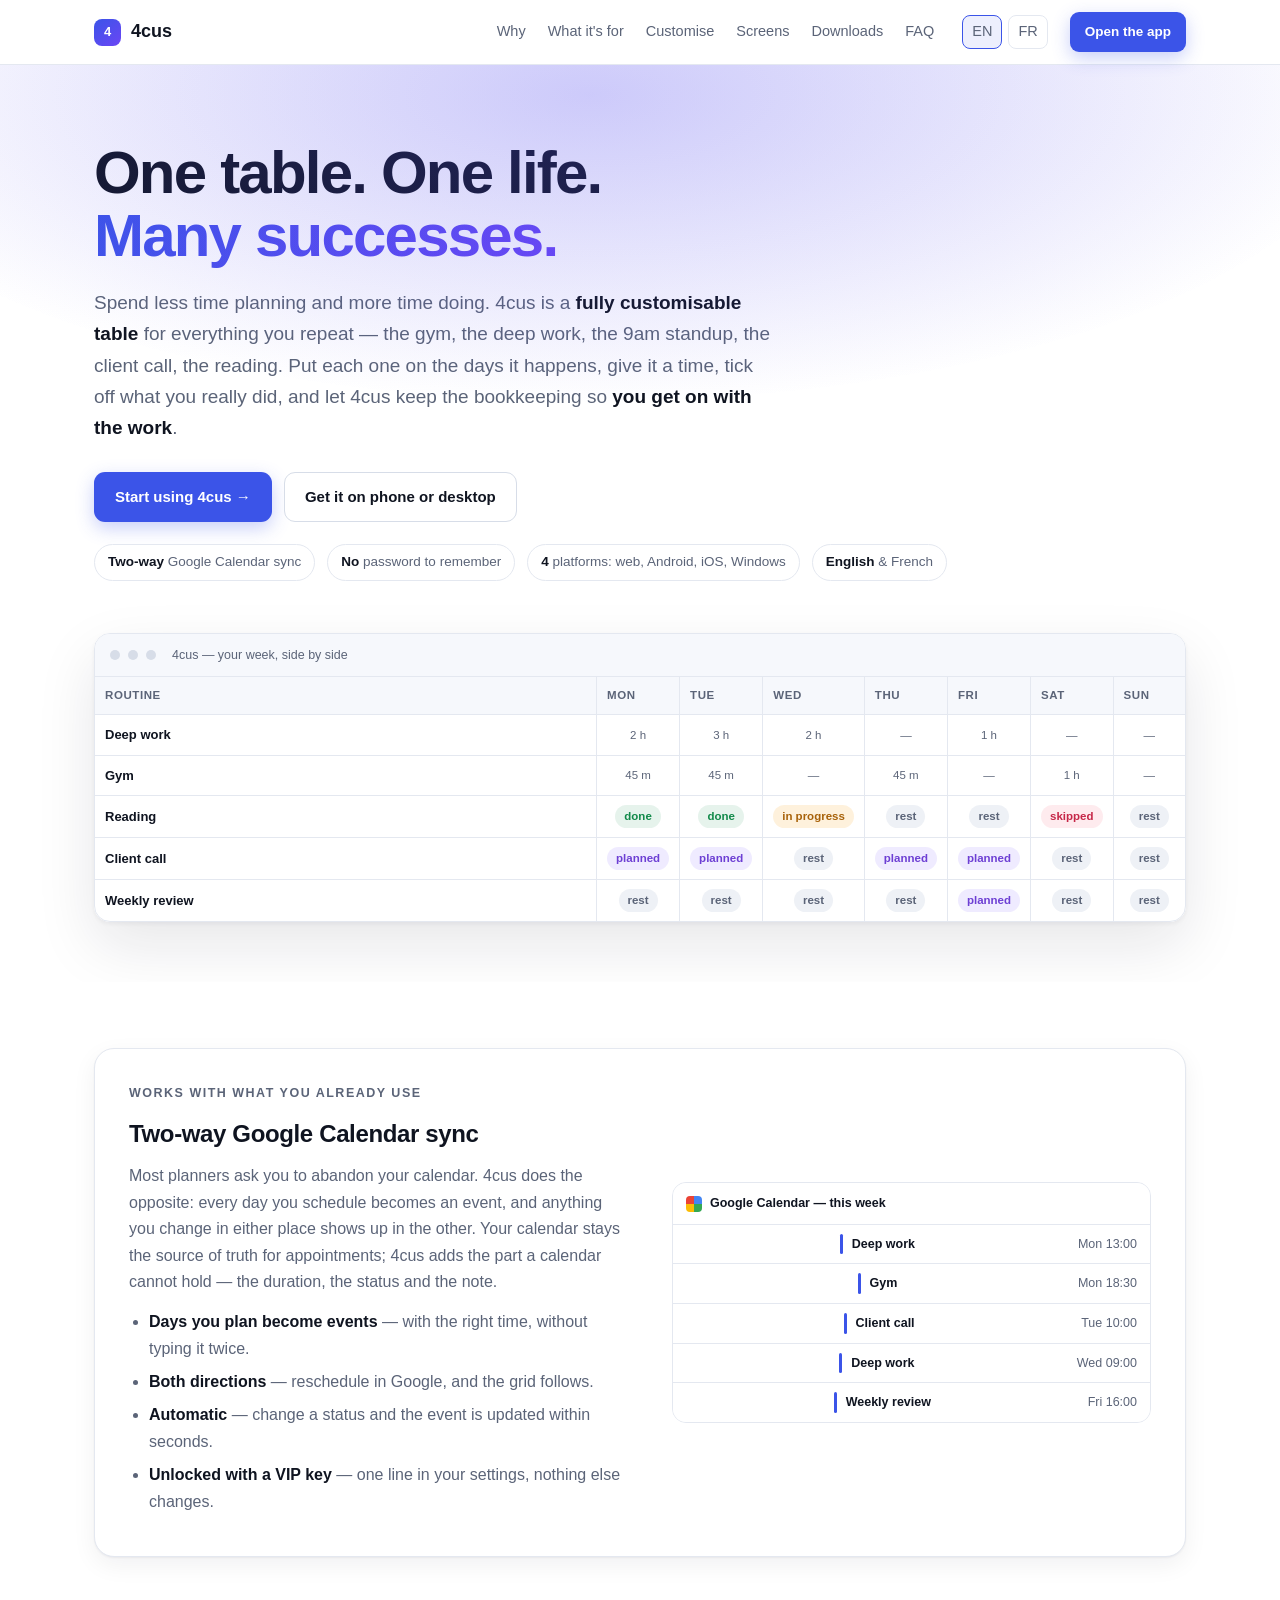
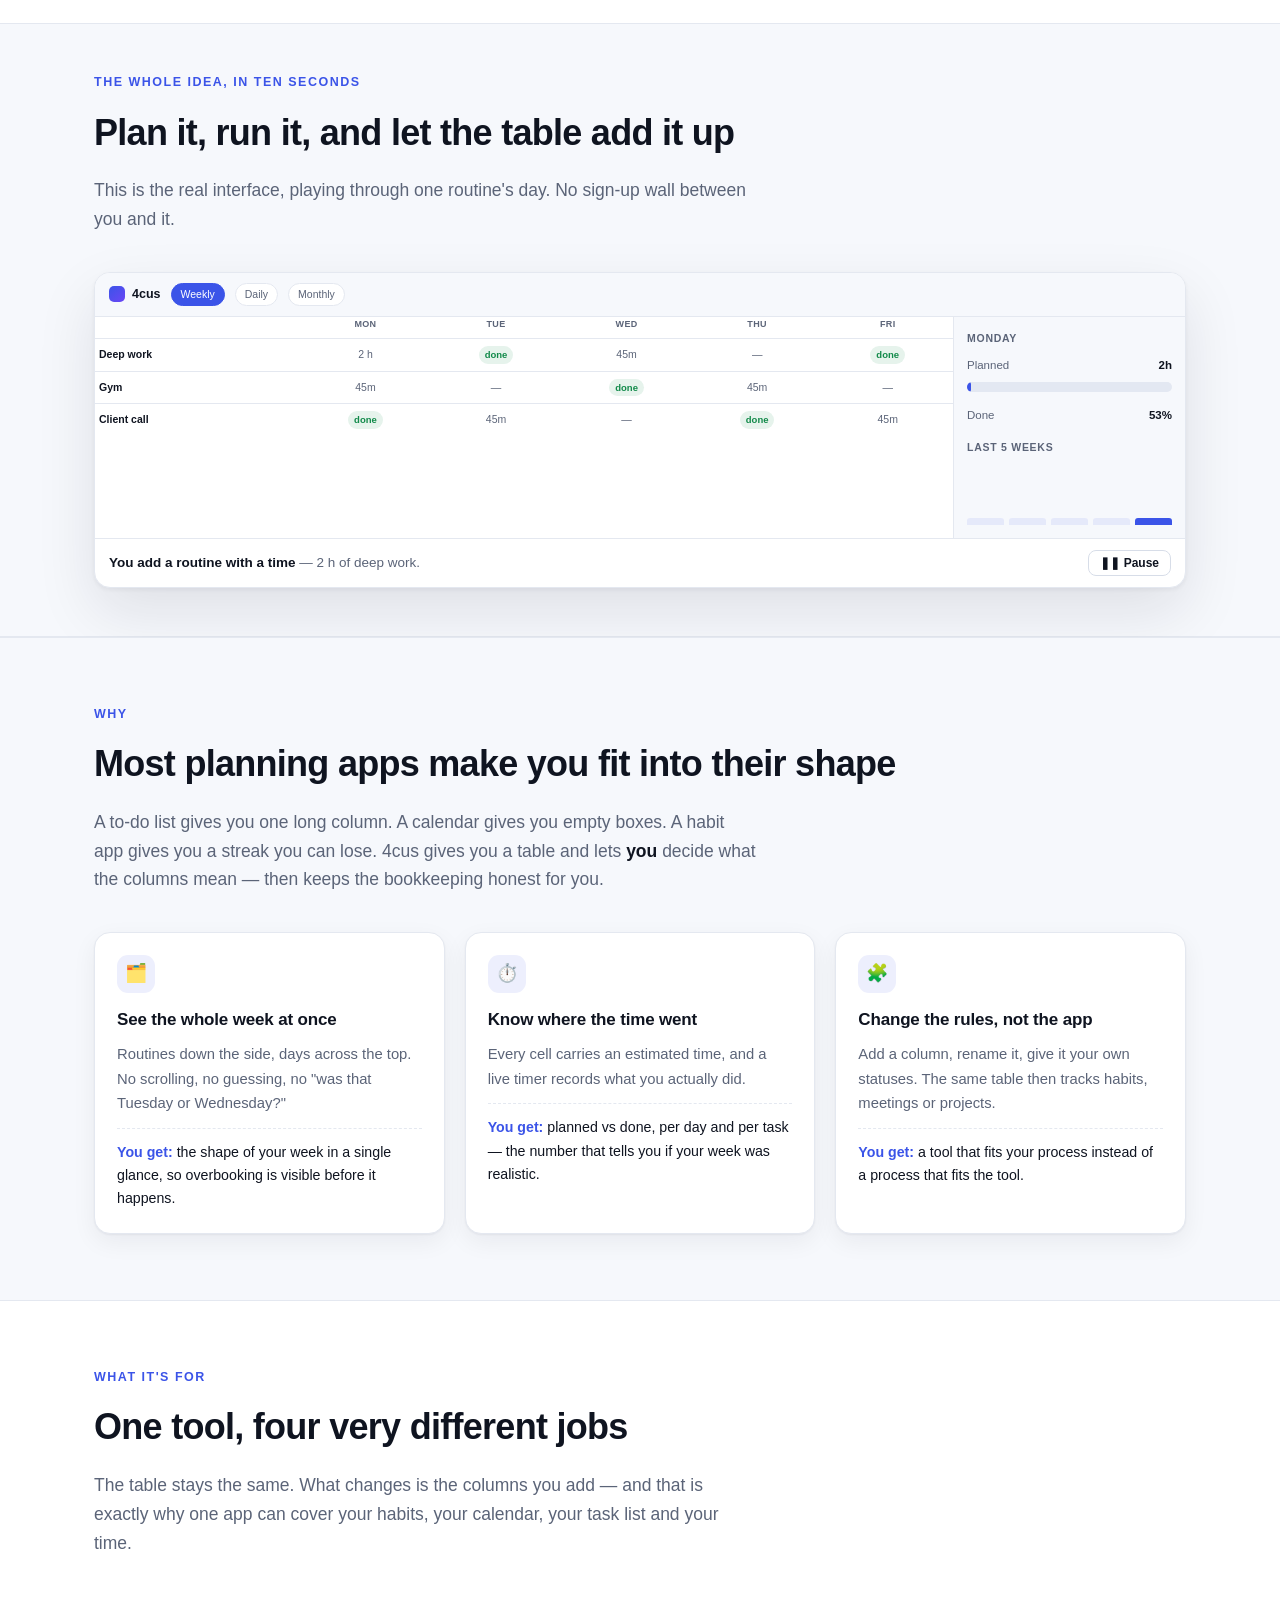
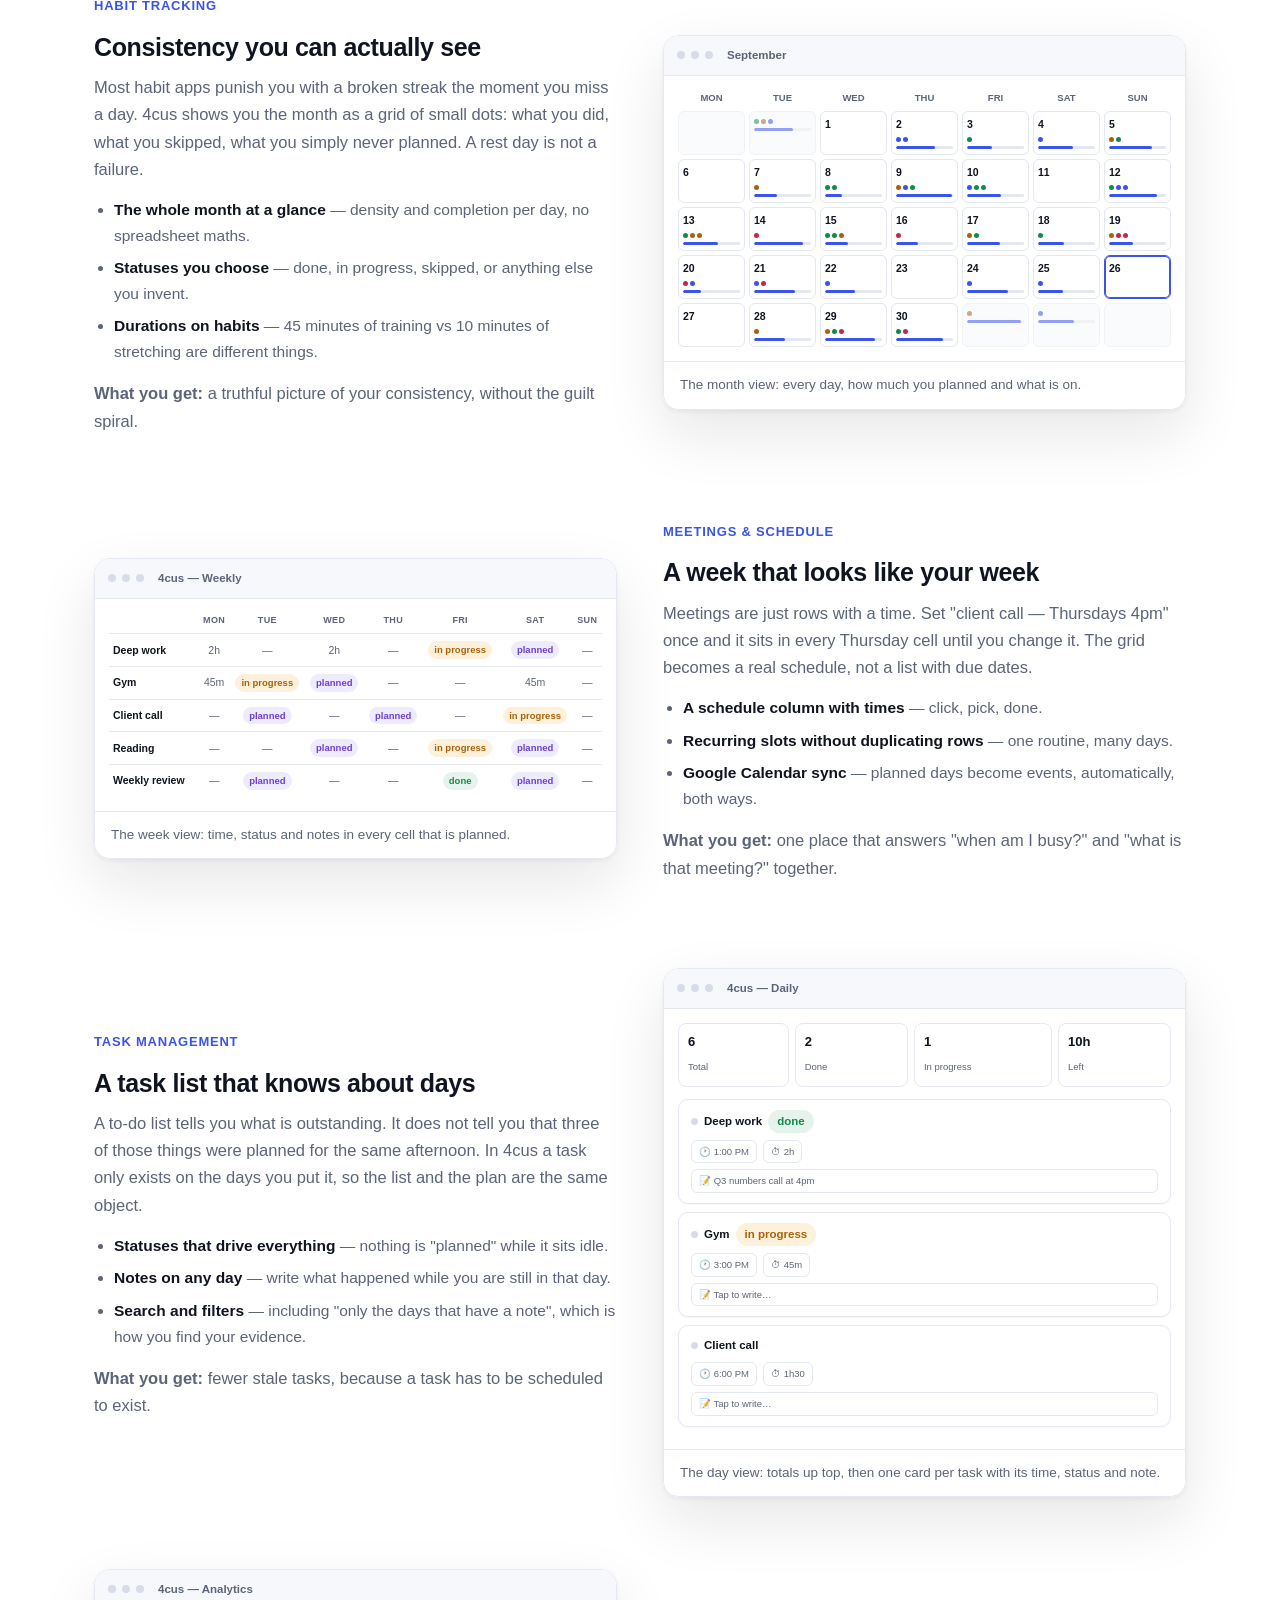
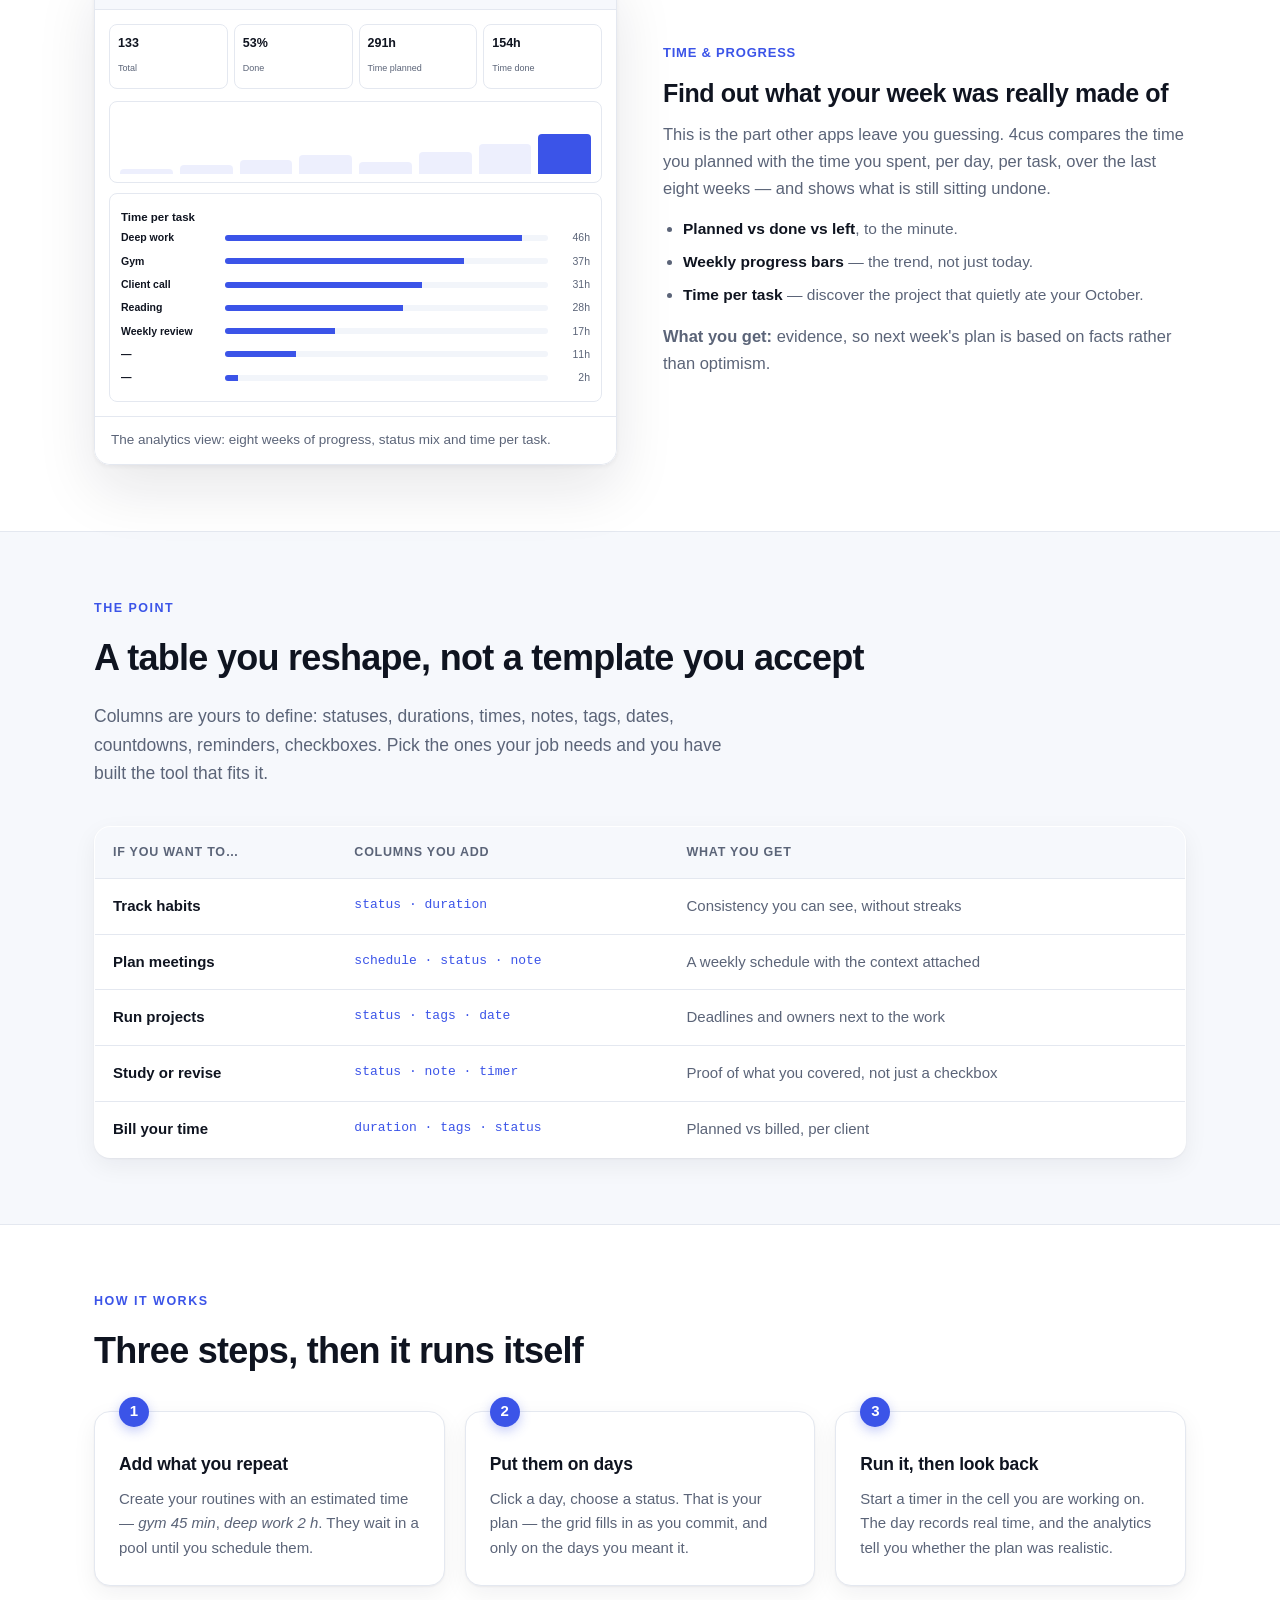
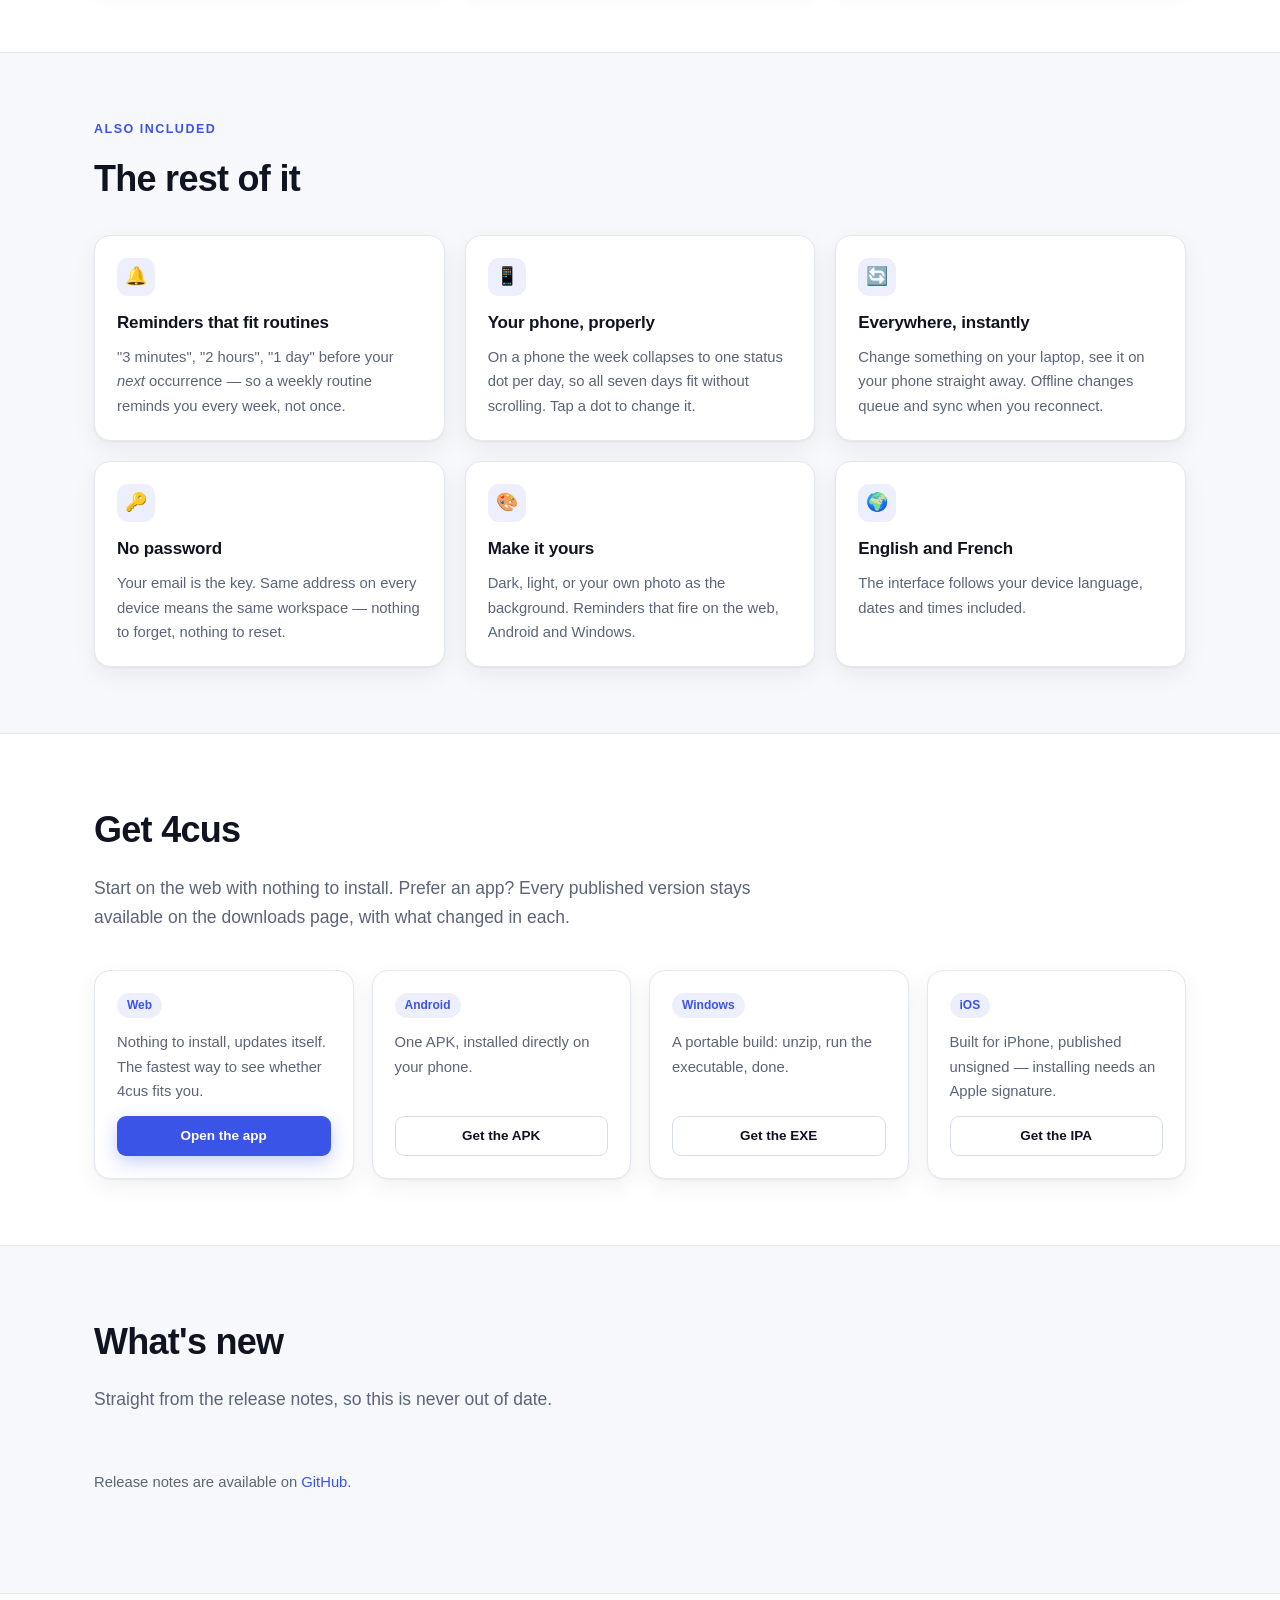
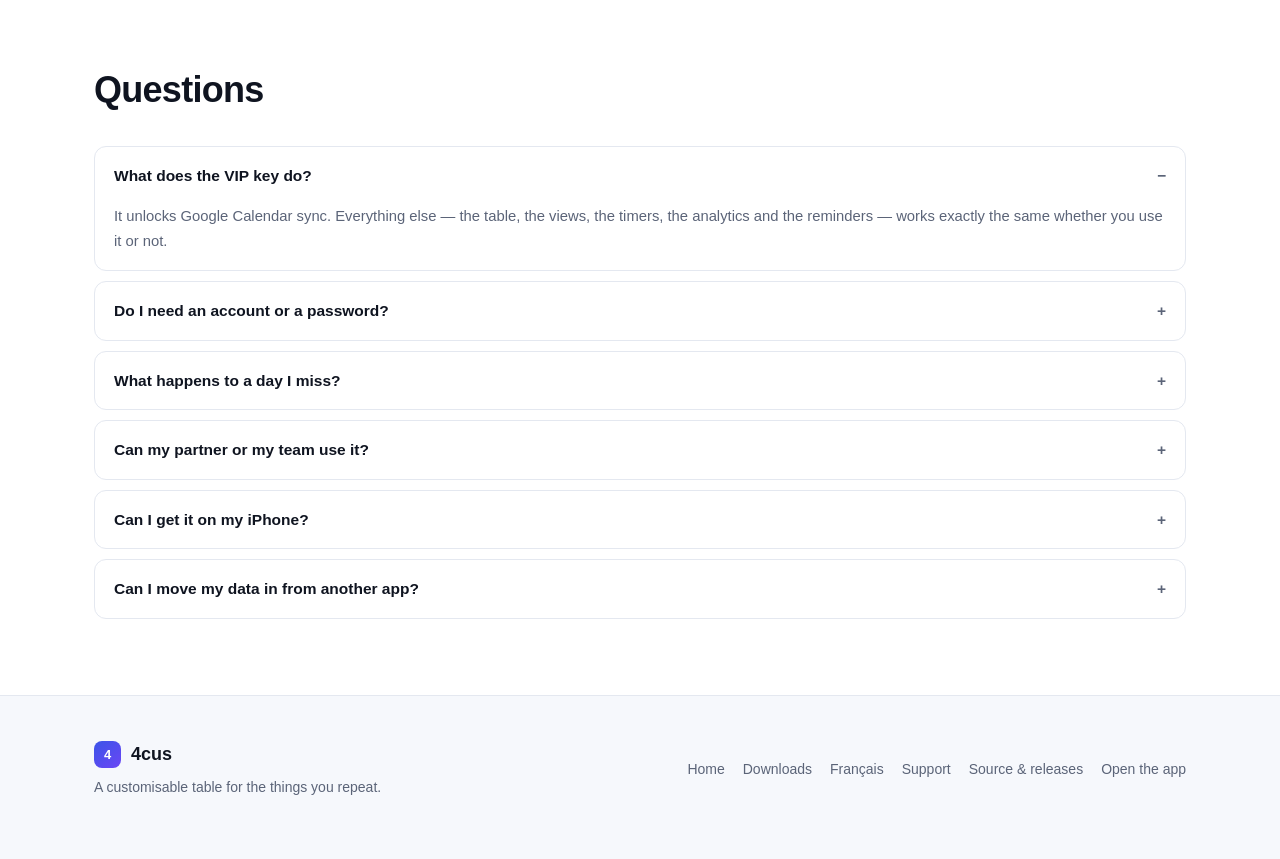
<file: index.html>
<!DOCTYPE html>
<html lang="en">
<head>
<meta charset="utf-8">
<meta name="viewport" content="width=device-width, initial-scale=1">
<title>4cus — one customisable table for your habits, meetings, schedule and tasks</title>
<meta name="description" content="4cus is a fully customisable table where you place habits, meetings, routines and tasks on the days you do them — with status, time and notes — then shows you planned vs actual time. No password, and it syncs both ways with Google Calendar. An alternative to Todoist, TickTick, Things 3, OmniFocus, Asana, Microsoft To Do, Any.do, Google Tasks and Apple Reminders.">
<meta name="keywords" content="todoist alternative, ticktick alternative, things 3 alternative, omnifocus alternative, asana alternative, habit tracker, meeting scheduler, weekly planner, task management, time tracker, routine planner, customisable spreadsheet, todo app, product tracker, study planner">
<meta name="robots" content="index, follow">
<link rel="canonical" href="https://4cus.vercel.app/">
<meta property="og:type" content="website">
<meta property="og:title" content="4cus — one customisable table for your habits, meetings, schedule and tasks">
<meta property="og:description" content="Habits, meetings, routines and tasks in one table you control — with status, time and notes, and a clear picture of where your week actually went. No password, two-way Google Calendar sync, four platforms.">
<meta name="twitter:card" content="summary_large_image">
<script type="application/ld+json">
{
  "@context": "https://schema.org",
  "@type": "SoftwareApplication",
  "name": "4cus",
  "applicationCategory": "ProductivityApplication",
  "operatingSystem": "Web, Android, iOS, Windows",
  "description": "A fully customisable table for habit tracking, meeting schedules and task management, with planned vs actual time tracking and recurrence-aware reminders.",
  "featureList": [
    "Fully customisable table (status, duration, schedule, notes, tags, dates, timers)",
    "Habit tracking with a monthly and weekly overview",
    "Meeting and appointment scheduling with times",
    "Task management with statuses, filters and search",
    "Planned vs actual time analytics",
    "Reminders before the next occurrence",
    "Web, Android, iOS and Windows"
  ],
  "keywords": "todoist, ticktick, things 3, omnifocus, asana, microsoft to do, any.do, google tasks, apple reminders, habit tracker, meeting scheduler, weekly planner, time tracker"
}
</script>
<link rel="icon" href="data:image/svg+xml,<svg xmlns='http://www.w3.org/2000/svg' viewBox='0 0 32 32'><rect width='32' height='32' rx='8' fill='%233b54e8'/><text x='16' y='23' font-size='18' font-family='Arial' font-weight='bold' fill='white' text-anchor='middle'>4</text></svg>">
<link rel="stylesheet" href="assets/site.css">
</head>
<body>

<header class="nav">
  <div class="wrap">
    <a class="brand" href="index.html"><span class="mark">4</span> 4cus</a>
    <nav>
      <a href="#why">Why</a>
      <a href="#uses">What it's for</a>
      <a href="#custom">Customise</a>
      <a href="#views">Screens</a>
      <a href="downloads.html">Downloads</a>
      <a href="#faq">FAQ</a>
      <span class="lang">
        <a class="active" href="index.html">EN</a>
        <a href="fr.html">FR</a>
      </span>
      <a class="btn btn-primary btn-sm" data-app-link href="#">Open the app</a>
    </nav>
  </div>
</header>

<section class="hero">
  <div class="wrap">
    <h1>One table. One life. <em>Many successes.</em></h1>
    <p class="lead">
      Spend less time planning and more time doing. 4cus is a
      <strong>fully customisable table</strong> for everything you repeat — the gym,
      the deep work, the 9am standup, the client call, the reading. Put each one on
      the days it happens, give it a time, tick off what you really did, and let 4cus
      keep the bookkeeping so <strong>you get on with the work</strong>.
    </p>
    <div class="cta">
      <a class="btn btn-primary" data-app-link href="#">Start using 4cus →</a>
      <a class="btn btn-ghost" href="downloads.html">Get it on phone or desktop</a>
    </div>
    <div class="proof">
      <span><b>Two-way</b> Google Calendar sync</span>
      <span><b>No</b> password to remember</span>
      <span><b>4</b> platforms: web, Android, iOS, Windows</span>
      <span><b>English</b> &amp; French</span>
    </div>

    <div class="mock">
      <div class="mock-bar">
        <span class="dot"></span><span class="dot"></span><span class="dot"></span>
        <span class="t">4cus — your week, side by side</span>
      </div>
      <div class="mock-table">
        <table class="grid">
          <thead>
            <tr><th>Routine</th><th>Mon</th><th>Tue</th><th>Wed</th><th>Thu</th><th>Fri</th><th>Sat</th><th>Sun</th></tr>
          </thead>
          <tbody>
            <tr><td class="name">Deep work</td><td class="day">2 h</td><td class="day">3 h</td><td class="day">2 h</td><td class="day">—</td><td class="day">1 h</td><td class="day">—</td><td class="day">—</td></tr>
            <tr><td class="name">Gym</td><td class="day">45 m</td><td class="day">45 m</td><td class="day">—</td><td class="day">45 m</td><td class="day">—</td><td class="day">1 h</td><td class="day">—</td></tr>
            <tr><td class="name">Reading</td><td class="day"><span class="pill p-done">done</span></td><td class="day"><span class="pill p-done">done</span></td><td class="day"><span class="pill p-prog">in progress</span></td><td class="day"><span class="pill p-idle">rest</span></td><td class="day"><span class="pill p-idle">rest</span></td><td class="day"><span class="pill p-canc">skipped</span></td><td class="day"><span class="pill p-idle">rest</span></td></tr>
            <tr><td class="name">Client call</td><td class="day"><span class="pill p-none">planned</span></td><td class="day"><span class="pill p-none">planned</span></td><td class="day"><span class="pill p-idle">rest</span></td><td class="day"><span class="pill p-none">planned</span></td><td class="day"><span class="pill p-none">planned</span></td><td class="day"><span class="pill p-idle">rest</span></td><td class="day"><span class="pill p-idle">rest</span></td></tr>
            <tr><td class="name">Weekly review</td><td class="day"><span class="pill p-idle">rest</span></td><td class="day"><span class="pill p-idle">rest</span></td><td class="day"><span class="pill p-idle">rest</span></td><td class="day"><span class="pill p-idle">rest</span></td><td class="day"><span class="pill p-none">planned</span></td><td class="day"><span class="pill p-idle">rest</span></td><td class="day"><span class="pill p-idle">rest</span></td></tr>
          </tbody>
        </table>
      </div>
    </div>
  </div>
</section>

<section id="gcal">
  <div class="wrap">
    <div class="band">
      <div>
        <p class="eyebrow">Works with what you already use</p>
        <h3>Two-way Google Calendar sync</h3>
        <p>
          Most planners ask you to abandon your calendar. 4cus does the opposite: every
          day you schedule becomes an event, and anything you change in either place
          shows up in the other. Your calendar stays the source of truth for appointments;
          4cus adds the part a calendar cannot hold — the duration, the status and the
          note.
        </p>
        <ul>
          <li><b>Days you plan become events</b> — with the right time, without typing it twice.</li>
          <li><b>Both directions</b> — reschedule in Google, and the grid follows.</li>
          <li><b>Automatic</b> — change a status and the event is updated within seconds.</li>
          <li><b>Unlocked with a VIP key</b> — one line in your settings, nothing else changes.</li>
        </ul>
      </div>
      <div class="gcal" aria-hidden="true">
        <div class="gh"><i></i>Google Calendar — this week</div>
        <div class="ge"><span class="bar"></span><b>Deep work</b><span>Mon 13:00</span></div>
        <div class="ge new"><span class="bar"></span><b>Gym</b><span>Mon 18:30</span></div>
        <div class="ge"><span class="bar"></span><b>Client call</b><span>Tue 10:00</span></div>
        <div class="ge new"><span class="bar"></span><b>Deep work</b><span>Wed 09:00</span></div>
        <div class="ge"><span class="bar"></span><b>Weekly review</b><span>Fri 16:00</span></div>
      </div>
    </div>
  </div>
</section>

<section class="tight" style="background: var(--bg-2); border-top: 1px solid var(--line); border-bottom: 1px solid var(--line)">
  <div class="wrap">
    <p class="eyebrow">The whole idea, in ten seconds</p>
    <h2>Plan it, run it, and let the table add it up</h2>
    <p class="sec-intro">This is the real interface, playing through one routine's day. No sign-up wall between you and it.</p>
    <div class="demo" data-demo></div>
  </div>
</section>

<section id="why" class="alt">
  <div class="wrap">
    <p class="eyebrow">Why</p>
    <h2>Most planning apps make you fit into their shape</h2>
    <p class="sec-intro">
      A to-do list gives you one long column. A calendar gives you empty boxes.
      A habit app gives you a streak you can lose. 4cus gives you a table and lets
      <strong>you</strong> decide what the columns mean — then keeps the bookkeeping honest for you.
    </p>
    <div class="grid-3">
      <div class="card">
        <div class="ico">🗂️</div>
        <h3>See the whole week at once</h3>
        <p>Routines down the side, days across the top. No scrolling, no guessing, no "was that Tuesday or Wednesday?"</p>
        <div class="gain"><b>You get:</b> the shape of your week in a single glance, so overbooking is visible before it happens.</div>
      </div>
      <div class="card">
        <div class="ico">⏱️</div>
        <h3>Know where the time went</h3>
        <p>Every cell carries an estimated time, and a live timer records what you actually did.</p>
        <div class="gain"><b>You get:</b> planned vs done, per day and per task — the number that tells you if your week was realistic.</div>
      </div>
      <div class="card">
        <div class="ico">🧩</div>
        <h3>Change the rules, not the app</h3>
        <p>Add a column, rename it, give it your own statuses. The same table then tracks habits, meetings or projects.</p>
        <div class="gain"><b>You get:</b> a tool that fits your process instead of a process that fits the tool.</div>
      </div>
    </div>
  </div>
</section>

<section id="uses">
  <div class="wrap">
    <p class="eyebrow">What it's for</p>
    <h2>One tool, four very different jobs</h2>
    <p class="sec-intro">
      The table stays the same. What changes is the columns you add — and that is
      exactly why one app can cover your habits, your calendar, your task list and
      your time.
    </p>

    <div class="usecase">
      <div class="uc-text">
        <div class="kicker">Habit tracking</div>
        <h3>Consistency you can actually see</h3>
        <p>
          Most habit apps punish you with a broken streak the moment you miss a day.
          4cus shows you the month as a grid of small dots: what you did, what you
          skipped, what you simply never planned. A rest day is not a failure.
        </p>
        <ul>
          <li><b>The whole month at a glance</b> — density and completion per day, no spreadsheet maths.</li>
          <li><b>Statuses you choose</b> — done, in progress, skipped, or anything else you invent.</li>
          <li><b>Durations on habits</b> — 45 minutes of training vs 10 minutes of stretching are different things.</li>
        </ul>
        <p><strong>What you get:</strong> a truthful picture of your consistency, without the guilt spiral.</p>
      </div>
      <figure class="uc-shot" style="margin:0">
        <div class="screen" data-screen="month"></div>
        <figcaption>The month view: every day, how much you planned and what is on.</figcaption>
      </figure>
    </div>

    <div class="usecase flip">
      <div class="uc-text">
        <div class="kicker">Meetings &amp; schedule</div>
        <h3>A week that looks like your week</h3>
        <p>
          Meetings are just rows with a time. Set "client call — Thursdays 4pm" once and
          it sits in every Thursday cell until you change it. The grid becomes a real
          schedule, not a list with due dates.
        </p>
        <ul>
          <li><b>A schedule column with times</b> — click, pick, done.</li>
          <li><b>Recurring slots without duplicating rows</b> — one routine, many days.</li>
          <li><b>Google Calendar sync</b> — planned days become events, automatically, both ways.</li>
        </ul>
        <p><strong>What you get:</strong> one place that answers "when am I busy?" and "what is that meeting?" together.</p>
      </div>
      <figure class="uc-shot" style="margin:0">
        <div class="screen" data-screen="week"></div>
        <figcaption>The week view: time, status and notes in every cell that is planned.</figcaption>
      </figure>
    </div>

    <div class="usecase">
      <div class="uc-text">
        <div class="kicker">Task management</div>
        <h3>A task list that knows about days</h3>
        <p>
          A to-do list tells you what is outstanding. It does not tell you that three of
          those things were planned for the same afternoon. In 4cus a task only exists
          on the days you put it, so the list and the plan are the same object.
        </p>
        <ul>
          <li><b>Statuses that drive everything</b> — nothing is "planned" while it sits idle.</li>
          <li><b>Notes on any day</b> — write what happened while you are still in that day.</li>
          <li><b>Search and filters</b> — including "only the days that have a note", which is how you find your evidence.</li>
        </ul>
        <p><strong>What you get:</strong> fewer stale tasks, because a task has to be scheduled to exist.</p>
      </div>
      <figure class="uc-shot" style="margin:0">
        <div class="screen" data-screen="day"></div>
        <figcaption>The day view: totals up top, then one card per task with its time, status and note.</figcaption>
      </figure>
    </div>

    <div class="usecase flip">
      <div class="uc-text">
        <div class="kicker">Time &amp; progress</div>
        <h3>Find out what your week was really made of</h3>
        <p>
          This is the part other apps leave you guessing. 4cus compares the time you
          planned with the time you spent, per day, per task, over the last eight
          weeks — and shows what is still sitting undone.
        </p>
        <ul>
          <li><b>Planned vs done vs left</b>, to the minute.</li>
          <li><b>Weekly progress bars</b> — the trend, not just today.</li>
          <li><b>Time per task</b> — discover the project that quietly ate your October.</li>
        </ul>
        <p><strong>What you get:</strong> evidence, so next week's plan is based on facts rather than optimism.</p>
      </div>
      <figure class="uc-shot" style="margin:0">
        <div class="screen" data-screen="stats"></div>
        <figcaption>The analytics view: eight weeks of progress, status mix and time per task.</figcaption>
      </figure>
    </div>
  </div>
</section>

<section id="custom" class="alt">
  <div class="wrap">
    <p class="eyebrow">The point</p>
    <h2>A table you reshape, not a template you accept</h2>
    <p class="sec-intro">
      Columns are yours to define: statuses, durations, times, notes, tags, dates,
      countdowns, reminders, checkboxes. Pick the ones your job needs and you have
      built the tool that fits it.
    </p>
    <table class="cmp">
      <thead>
        <tr><th>If you want to…</th><th>Columns you add</th><th>What you get</th></tr>
      </thead>
      <tbody>
        <tr><td>Track habits</td><td class="cols">status · duration</td><td class="gain">Consistency you can see, without streaks</td></tr>
        <tr><td>Plan meetings</td><td class="cols">schedule · status · note</td><td class="gain">A weekly schedule with the context attached</td></tr>
        <tr><td>Run projects</td><td class="cols">status · tags · date</td><td class="gain">Deadlines and owners next to the work</td></tr>
        <tr><td>Study or revise</td><td class="cols">status · note · timer</td><td class="gain">Proof of what you covered, not just a checkbox</td></tr>
        <tr><td>Bill your time</td><td class="cols">duration · tags · status</td><td class="gain">Planned vs billed, per client</td></tr>
      </tbody>
    </table>
  </div>
</section>

<section id="views">
  <div class="wrap">
    <p class="eyebrow">How it works</p>
    <h2>Three steps, then it runs itself</h2>
    <div class="steps" style="margin-top:30px">
      <div class="step">
        <h3>Add what you repeat</h3>
        <p>Create your routines with an estimated time — <em>gym 45 min</em>, <em>deep work 2 h</em>. They wait in a pool until you schedule them.</p>
      </div>
      <div class="step">
        <h3>Put them on days</h3>
        <p>Click a day, choose a status. That is your plan — the grid fills in as you commit, and only on the days you meant it.</p>
      </div>
      <div class="step">
        <h3>Run it, then look back</h3>
        <p>Start a timer in the cell you are working on. The day records real time, and the analytics tell you whether the plan was realistic.</p>
      </div>
    </div>
  </div>
</section>

<section class="alt">
  <div class="wrap">
    <p class="eyebrow">Also included</p>
    <h2>The rest of it</h2>
    <div class="grid-3" style="margin-top:26px">
      <div class="card"><div class="ico">🔔</div><h3>Reminders that fit routines</h3><p>"3 minutes", "2 hours", "1 day" before your <em>next</em> occurrence — so a weekly routine reminds you every week, not once.</p></div>
      <div class="card"><div class="ico">📱</div><h3>Your phone, properly</h3><p>On a phone the week collapses to one status dot per day, so all seven days fit without scrolling. Tap a dot to change it.</p></div>
      <div class="card"><div class="ico">🔄</div><h3>Everywhere, instantly</h3><p>Change something on your laptop, see it on your phone straight away. Offline changes queue and sync when you reconnect.</p></div>
      <div class="card"><div class="ico">🔑</div><h3>No password</h3><p>Your email is the key. Same address on every device means the same workspace — nothing to forget, nothing to reset.</p></div>
      <div class="card"><div class="ico">🎨</div><h3>Make it yours</h3><p>Dark, light, or your own photo as the background. Reminders that fire on the web, Android and Windows.</p></div>
      <div class="card"><div class="ico">🌍</div><h3>English and French</h3><p>The interface follows your device language, dates and times included.</p></div>
    </div>
  </div>
</section>

<section>
  <div class="wrap">
    <h2>Get 4cus</h2>
    <p class="sec-intro">
      Start on the web with nothing to install. Prefer an app? Every published version
      stays available on the downloads page, with what changed in each.
    </p>
    <div class="grid-4">
      <div class="card plat">
        <span class="badge">Web</span>
        <p>Nothing to install, updates itself. The fastest way to see whether 4cus fits you.</p>
        <a class="btn btn-primary btn-sm" data-app-link href="#">Open the app</a>
      </div>
      <div class="card plat">
        <span class="badge">Android</span>
        <p>One APK, installed directly on your phone.</p>
        <a class="btn btn-ghost btn-sm" href="downloads.html">Get the APK</a>
      </div>
      <div class="card plat">
        <span class="badge">Windows</span>
        <p>A portable build: unzip, run the executable, done.</p>
        <a class="btn btn-ghost btn-sm" href="downloads.html">Get the EXE</a>
      </div>
      <div class="card plat">
        <span class="badge">iOS</span>
        <p>Built for iPhone, published unsigned — installing needs an Apple signature.</p>
        <a class="btn btn-ghost btn-sm" href="downloads.html">Get the IPA</a>
      </div>
    </div>
  </div>
</section>

<section class="alt">
  <div class="wrap">
    <h2>What's new</h2>
    <p class="sec-intro">Straight from the release notes, so this is never out of date.</p>
    <div data-latest-notes><p class="loading">Loading the latest release…</p></div>
  </div>
</section>

<section id="faq">
  <div class="wrap">
    <h2>Questions</h2>
    <div class="faq" style="margin-top:26px">
      <details open>
        <summary>What does the VIP key do?</summary>
        <div class="body">It unlocks Google Calendar sync. Everything else — the table, the views, the timers, the analytics and the reminders — works exactly the same whether you use it or not.</div>
      </details>
      <details>
        <summary>Do I need an account or a password?</summary>
        <div class="body">No password. You type an email and your workspace exists immediately. Use the same address on every device to get the same data everywhere.</div>
      </details>
      <details>
        <summary>What happens to a day I miss?</summary>
        <div class="body">Nothing dramatic. The day stays as you left it — planned, skipped or cancelled — and you can decide later whether to move it. There is no streak to break.</div>
      </details>
      <details>
        <summary>Can my partner or my team use it?</summary>
        <div class="body">Not yet: 4cus is currently a single-person workspace. Sharing and collaboration are on the list, not in the build.</div>
      </details>
      <details>
        <summary>Can I get it on my iPhone?</summary>
        <div class="body">The iOS build is unsigned, so iOS will not install it on a real device without an Apple Developer signature ($99/year). On a phone today, use the web app or the Android build.</div>
      </details>
      <details>
        <summary>Can I move my data in from another app?</summary>
        <div class="body">Import is not built yet. The fastest route is to recreate your routines as rows with a time — once the columns are there, the table does the rest.</div>
      </details>
    </div>
  </div>
</section>

<footer>
  <div class="wrap row">
    <div>
      <div class="brand" style="margin-bottom:6px"><span class="mark">4</span> 4cus</div>
      <div>A customisable table for the things you repeat.</div>
    </div>
    <nav>
      <a href="index.html">Home</a>
      <a href="downloads.html">Downloads</a>
      <a href="fr.html">Français</a>
      <a href="mailto:ermes1643@gmail.com">Support</a>
      <a href="https://github.com/YannErmes/timetraker" rel="noopener">Source &amp; releases</a>
      <a data-app-link href="#">Open the app</a>
    </nav>
  </div>
</footer>

<script src="assets/site.js"></script>
</body>
</html>
</file>
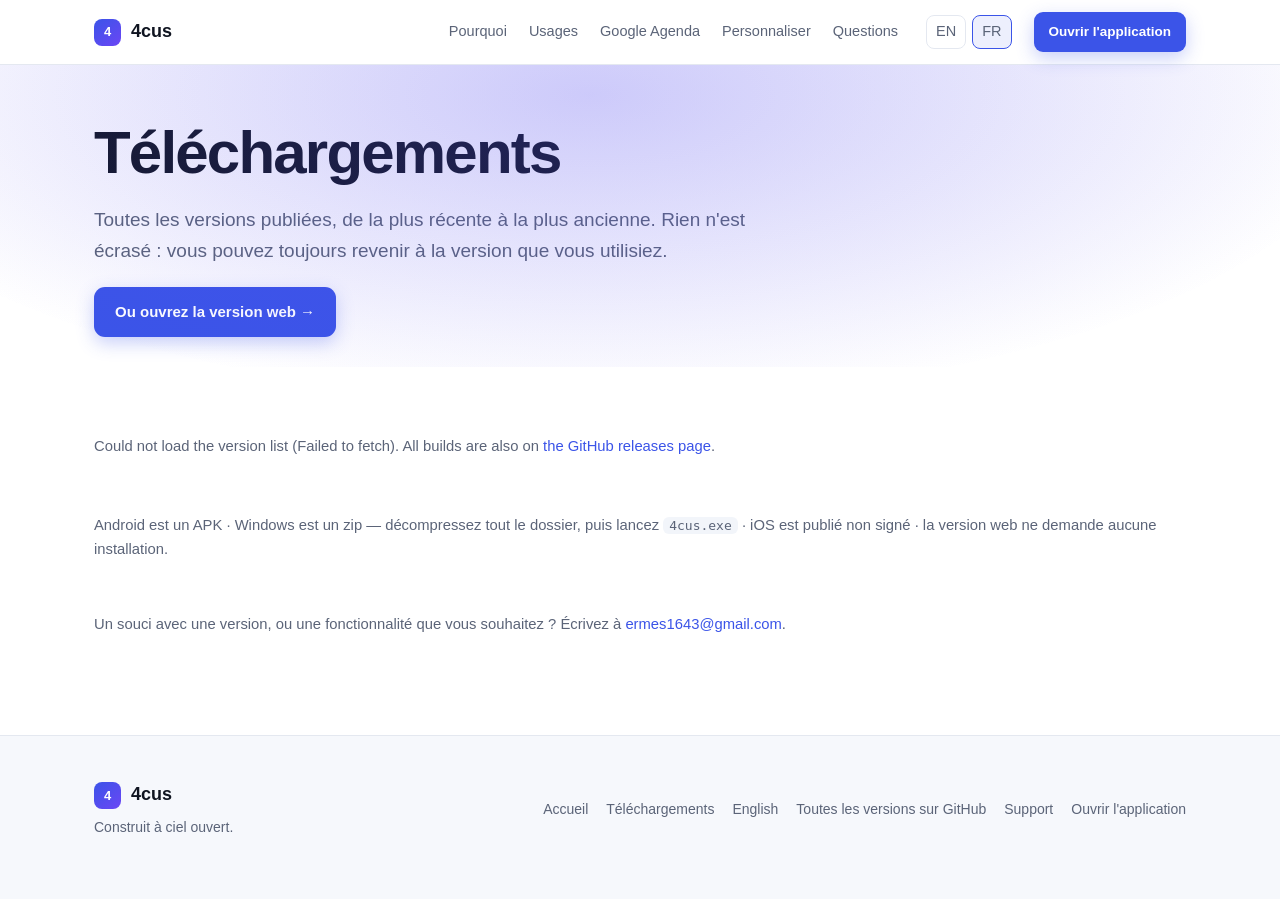
<file: downloads-fr.html>
<!DOCTYPE html>
<html lang="fr">
<head>
<meta charset="utf-8">
<meta name="viewport" content="width=device-width, initial-scale=1">
<title>Téléchargements — 4cus</title>
<meta name="description" content="Toutes les versions publiées de 4cus : web, APK Android, EXE Windows et IPA iOS. Choisissez une version et téléchargez-la.">
<link rel="icon" href="data:image/svg+xml,<svg xmlns='http://www.w3.org/2000/svg' viewBox='0 0 32 32'><rect width='32' height='32' rx='8' fill='%233b54e8'/><text x='16' y='23' font-size='18' font-family='Arial' font-weight='bold' fill='white' text-anchor='middle'>4</text></svg>">
<link rel="stylesheet" href="assets/site.css">
</head>
<body>

<header class="nav">
  <div class="wrap">
    <a class="brand" href="fr.html"><span class="mark">4</span> 4cus</a>
    <nav>
      <a href="fr.html#pourquoi">Pourquoi</a>
      <a href="fr.html#usages">Usages</a>
      <a href="fr.html#gcal">Google Agenda</a>
      <a href="fr.html#custom">Personnaliser</a>
      <a href="fr.html#faq">Questions</a>
      <span class="lang">
        <a href="downloads.html">EN</a>
        <a class="active" href="downloads-fr.html">FR</a>
      </span>
      <a class="btn btn-primary btn-sm" data-app-link href="#">Ouvrir l'application</a>
    </nav>
  </div>
</header>

<section class="hero" style="padding:56px 0 30px">
  <div class="wrap">
    <h1 style="max-width:22ch">Téléchargements</h1>
    <p class="lead" style="margin-bottom:20px">
      Toutes les versions publiées, de la plus récente à la plus ancienne. Rien n'est
      écrasé : vous pouvez toujours revenir à la version que vous utilisiez.
    </p>
    <div class="cta">
      <a class="btn btn-primary" data-app-link href="#">Ou ouvrez la version web →</a>
    </div>
  </div>
</section>

<section style="padding-top:34px">
  <div class="wrap">
    <div data-releases="50" data-notes="off">
      <p class="loading">Chargement des versions…</p>
    </div>
    <p class="empty" style="margin-top:18px">
      Android est un APK · Windows est un zip — décompressez tout le dossier, puis lancez
      <span class="mono">4cus.exe</span> · iOS est publié non signé · la version web ne demande aucune installation.
    </p>
    <p class="empty">
      Un souci avec une version, ou une fonctionnalité que vous souhaitez ? Écrivez à
      <a href="mailto:ermes1643@gmail.com">ermes1643@gmail.com</a>.
    </p>
  </div>
</section>

<footer>
  <div class="wrap row">
    <div>
      <div class="brand" style="margin-bottom:6px"><span class="mark">4</span> 4cus</div>
      <div>Construit à ciel ouvert.</div>
    </div>
    <nav>
      <a href="fr.html">Accueil</a>
      <a href="downloads-fr.html">Téléchargements</a>
      <a href="downloads.html">English</a>
      <a href="https://github.com/YannErmes/timetraker/releases" rel="noopener">Toutes les versions sur GitHub</a>
      <a href="mailto:ermes1643@gmail.com">Support</a>
      <a data-app-link href="#">Ouvrir l'application</a>
    </nav>
  </div>
</footer>

<script src="assets/site.js"></script>
</body>
</html>
</file>
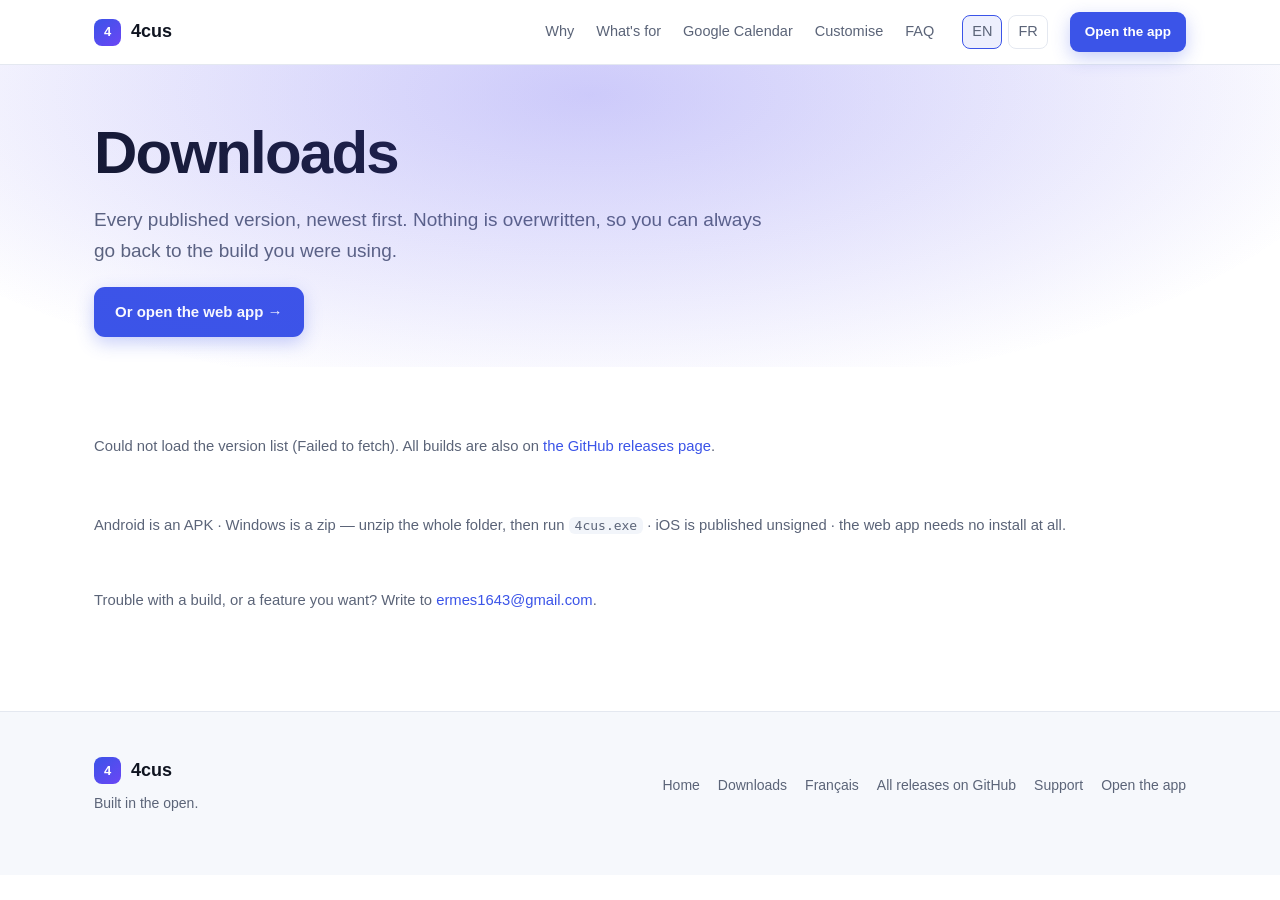
<file: downloads.html>
<!DOCTYPE html>
<html lang="en">
<head>
<meta charset="utf-8">
<meta name="viewport" content="width=device-width, initial-scale=1">
<title>Downloads — 4cus</title>
<meta name="description" content="Every published build of 4cus: web, Android APK, Windows EXE and iOS IPA. Pick a version and download it.">
<link rel="icon" href="data:image/svg+xml,<svg xmlns='http://www.w3.org/2000/svg' viewBox='0 0 32 32'><rect width='32' height='32' rx='8' fill='%233b54e8'/><text x='16' y='23' font-size='18' font-family='Arial' font-weight='bold' fill='white' text-anchor='middle'>4</text></svg>">
<link rel="stylesheet" href="assets/site.css">
</head>
<body>

<header class="nav">
  <div class="wrap">
    <a class="brand" href="index.html"><span class="mark">4</span> 4cus</a>
    <nav>
      <a href="index.html#why">Why</a>
      <a href="index.html#uses">What's for</a>
      <a href="index.html#gcal">Google Calendar</a>
      <a href="index.html#custom">Customise</a>
      <a href="index.html#faq">FAQ</a>
      <span class="lang">
        <a class="active" href="downloads.html">EN</a>
        <a href="downloads-fr.html">FR</a>
      </span>
      <a class="btn btn-primary btn-sm" data-app-link href="#">Open the app</a>
    </nav>
  </div>
</header>

<section class="hero" style="padding:56px 0 30px">
  <div class="wrap">
    <h1 style="max-width:20ch">Downloads</h1>
    <p class="lead" style="margin-bottom:20px">
      Every published version, newest first. Nothing is overwritten, so you can always
      go back to the build you were using.
    </p>
    <div class="cta">
      <a class="btn btn-primary" data-app-link href="#">Or open the web app →</a>
    </div>
  </div>
</section>

<section style="padding-top:34px">
  <div class="wrap">
    <div data-releases="50" data-notes="off">
      <p class="loading">Loading versions…</p>
    </div>
    <p class="empty" style="margin-top:18px">
      Android is an APK · Windows is a zip — unzip the whole folder, then run
      <span class="mono">4cus.exe</span> · iOS is published unsigned · the web app needs no install at all.
    </p>
    <p class="empty">
      Trouble with a build, or a feature you want? Write to
      <a href="mailto:ermes1643@gmail.com">ermes1643@gmail.com</a>.
    </p>
  </div>
</section>

<footer>
  <div class="wrap row">
    <div>
      <div class="brand" style="margin-bottom:6px"><span class="mark">4</span> 4cus</div>
      <div>Built in the open.</div>
    </div>
    <nav>
      <a href="index.html">Home</a>
      <a href="downloads.html">Downloads</a>
      <a href="downloads-fr.html">Français</a>
      <a href="https://github.com/YannErmes/timetraker/releases" rel="noopener">All releases on GitHub</a>
      <a href="mailto:ermes1643@gmail.com">Support</a>
      <a data-app-link href="#">Open the app</a>
    </nav>
  </div>
</footer>

<script src="assets/site.js"></script>
</body>
</html>
</file>
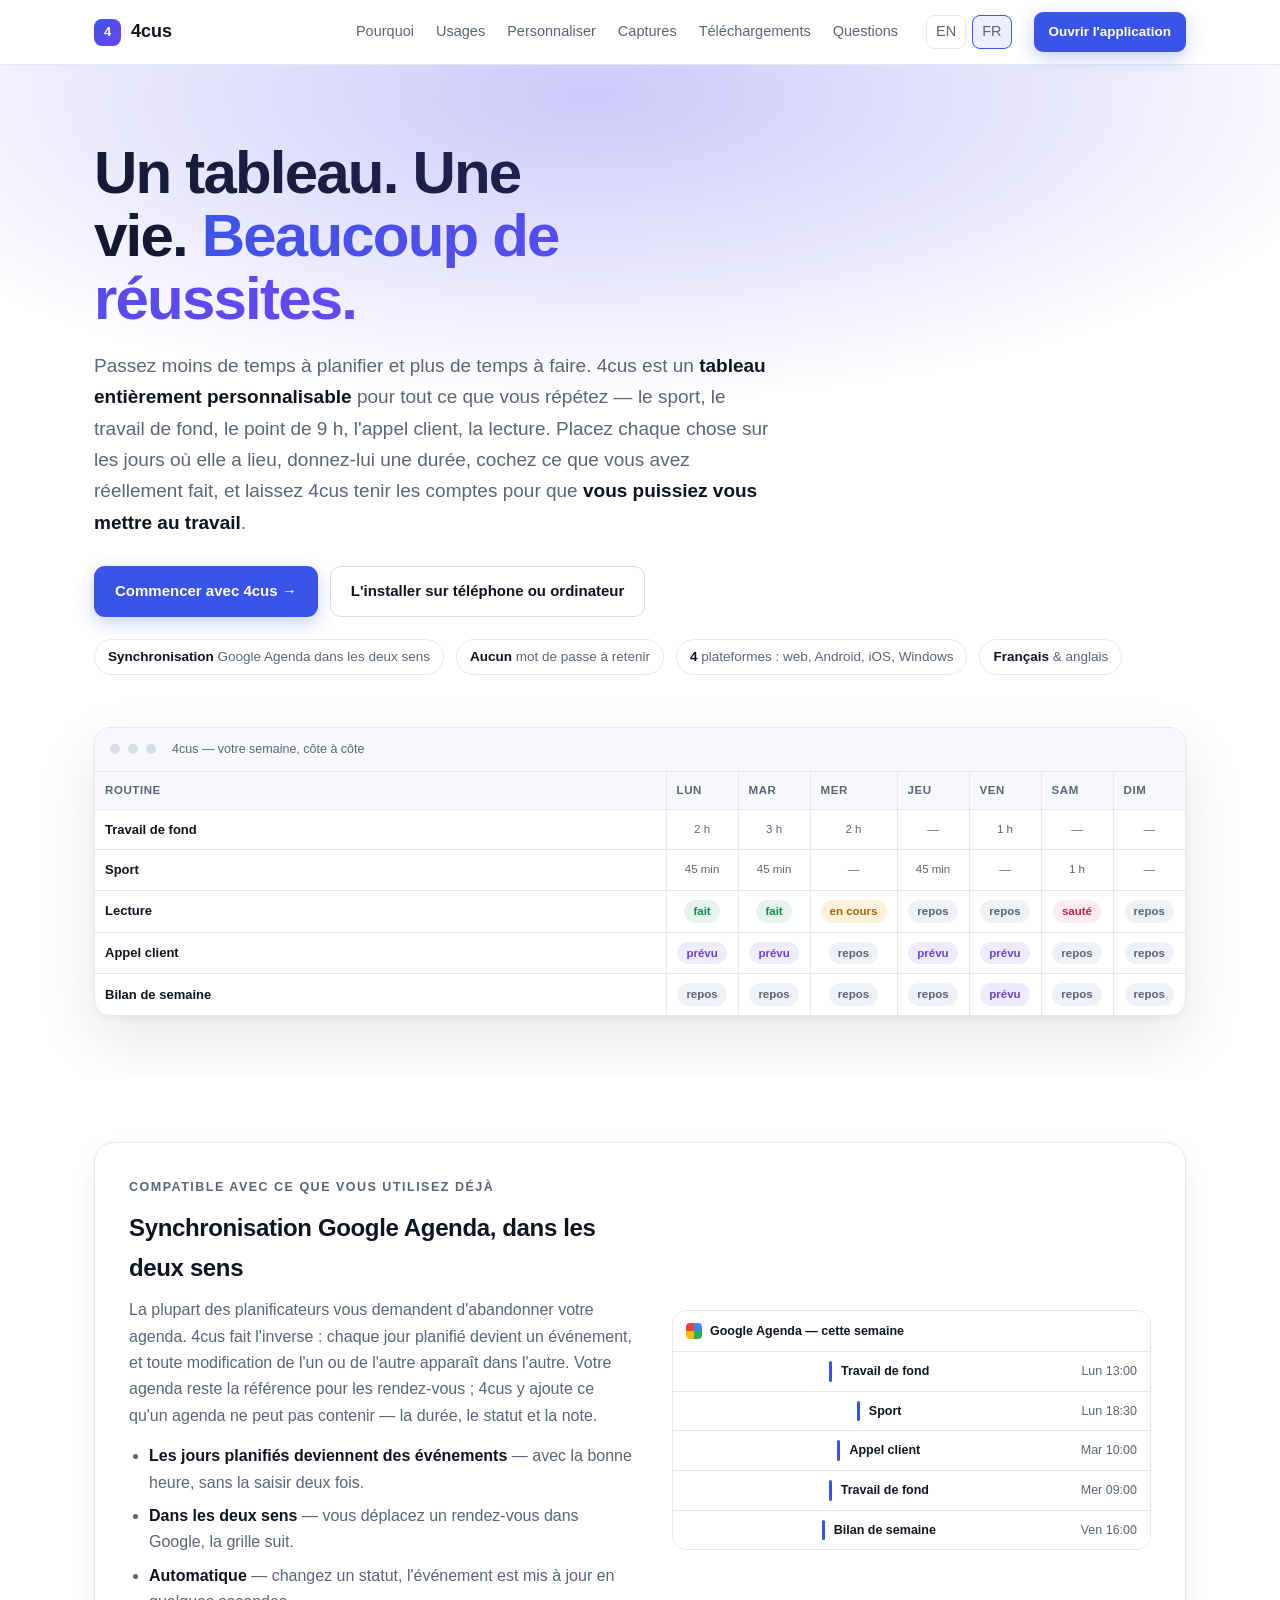
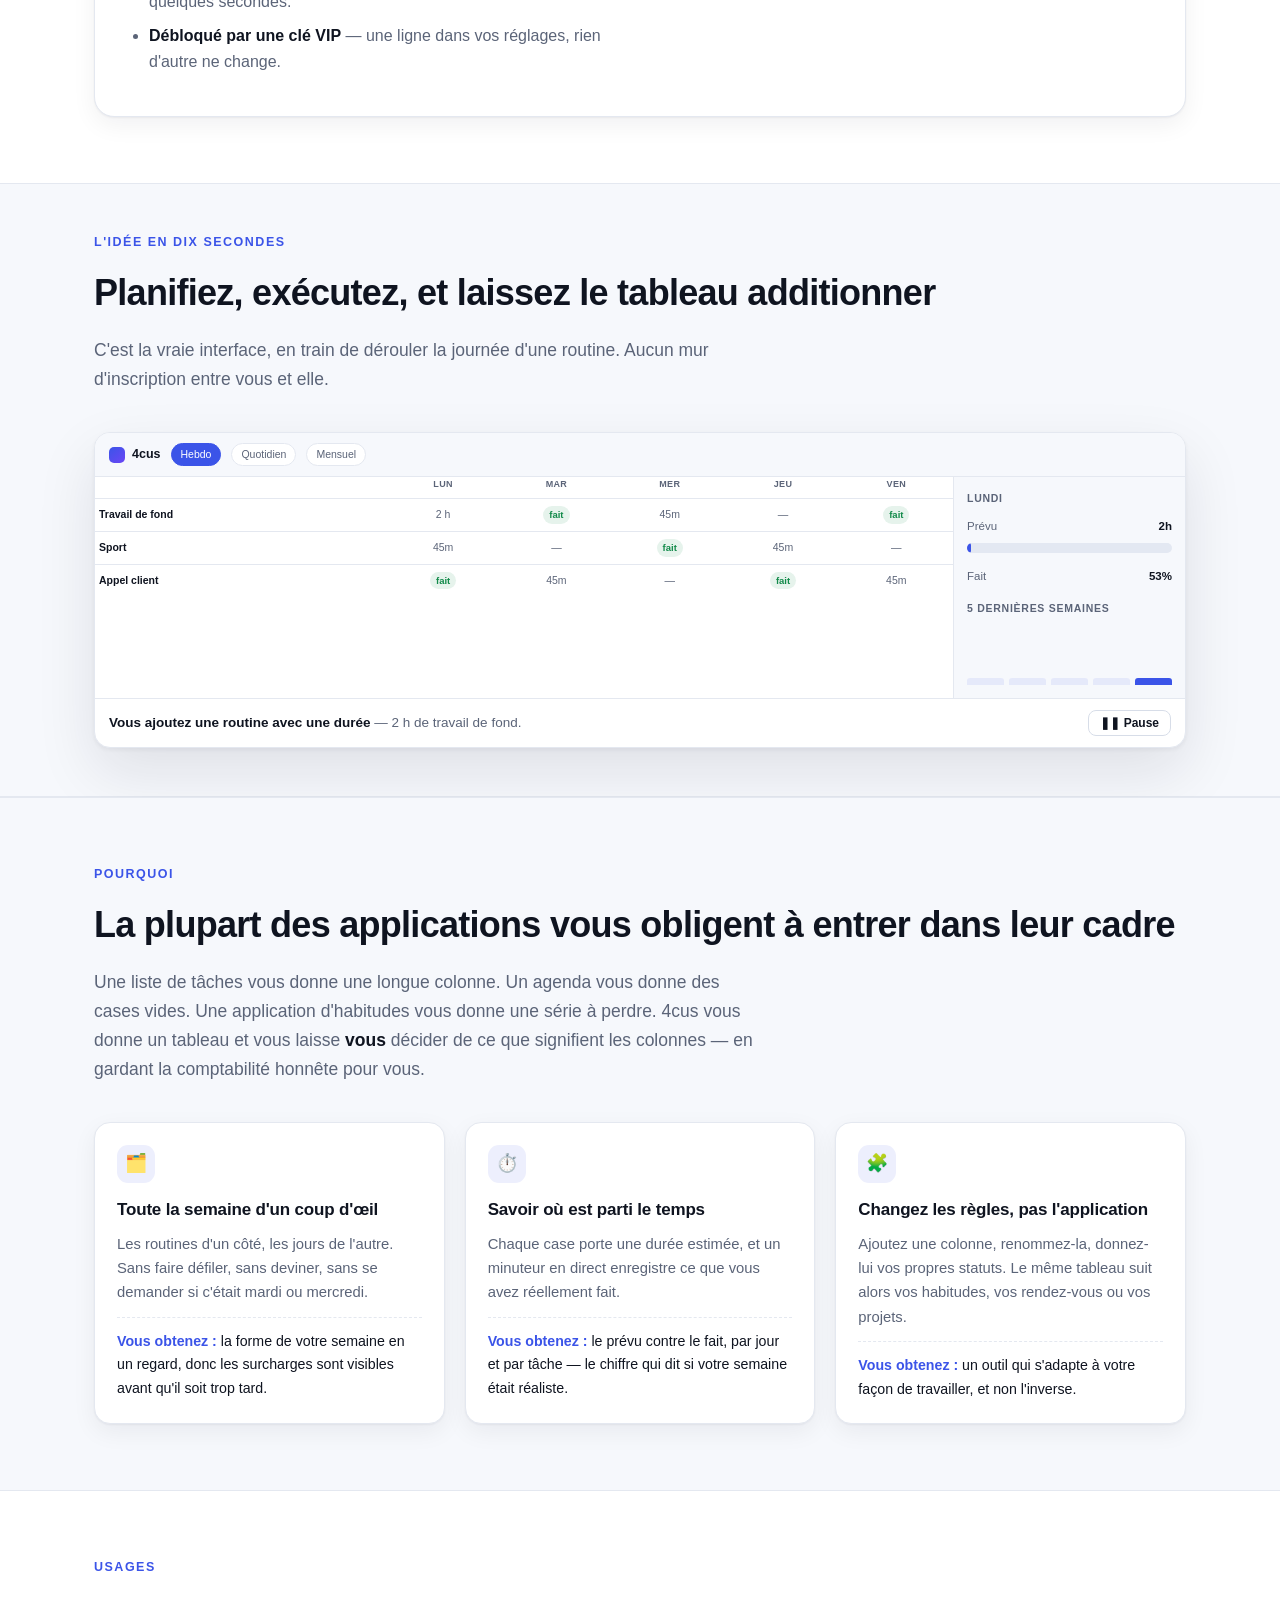
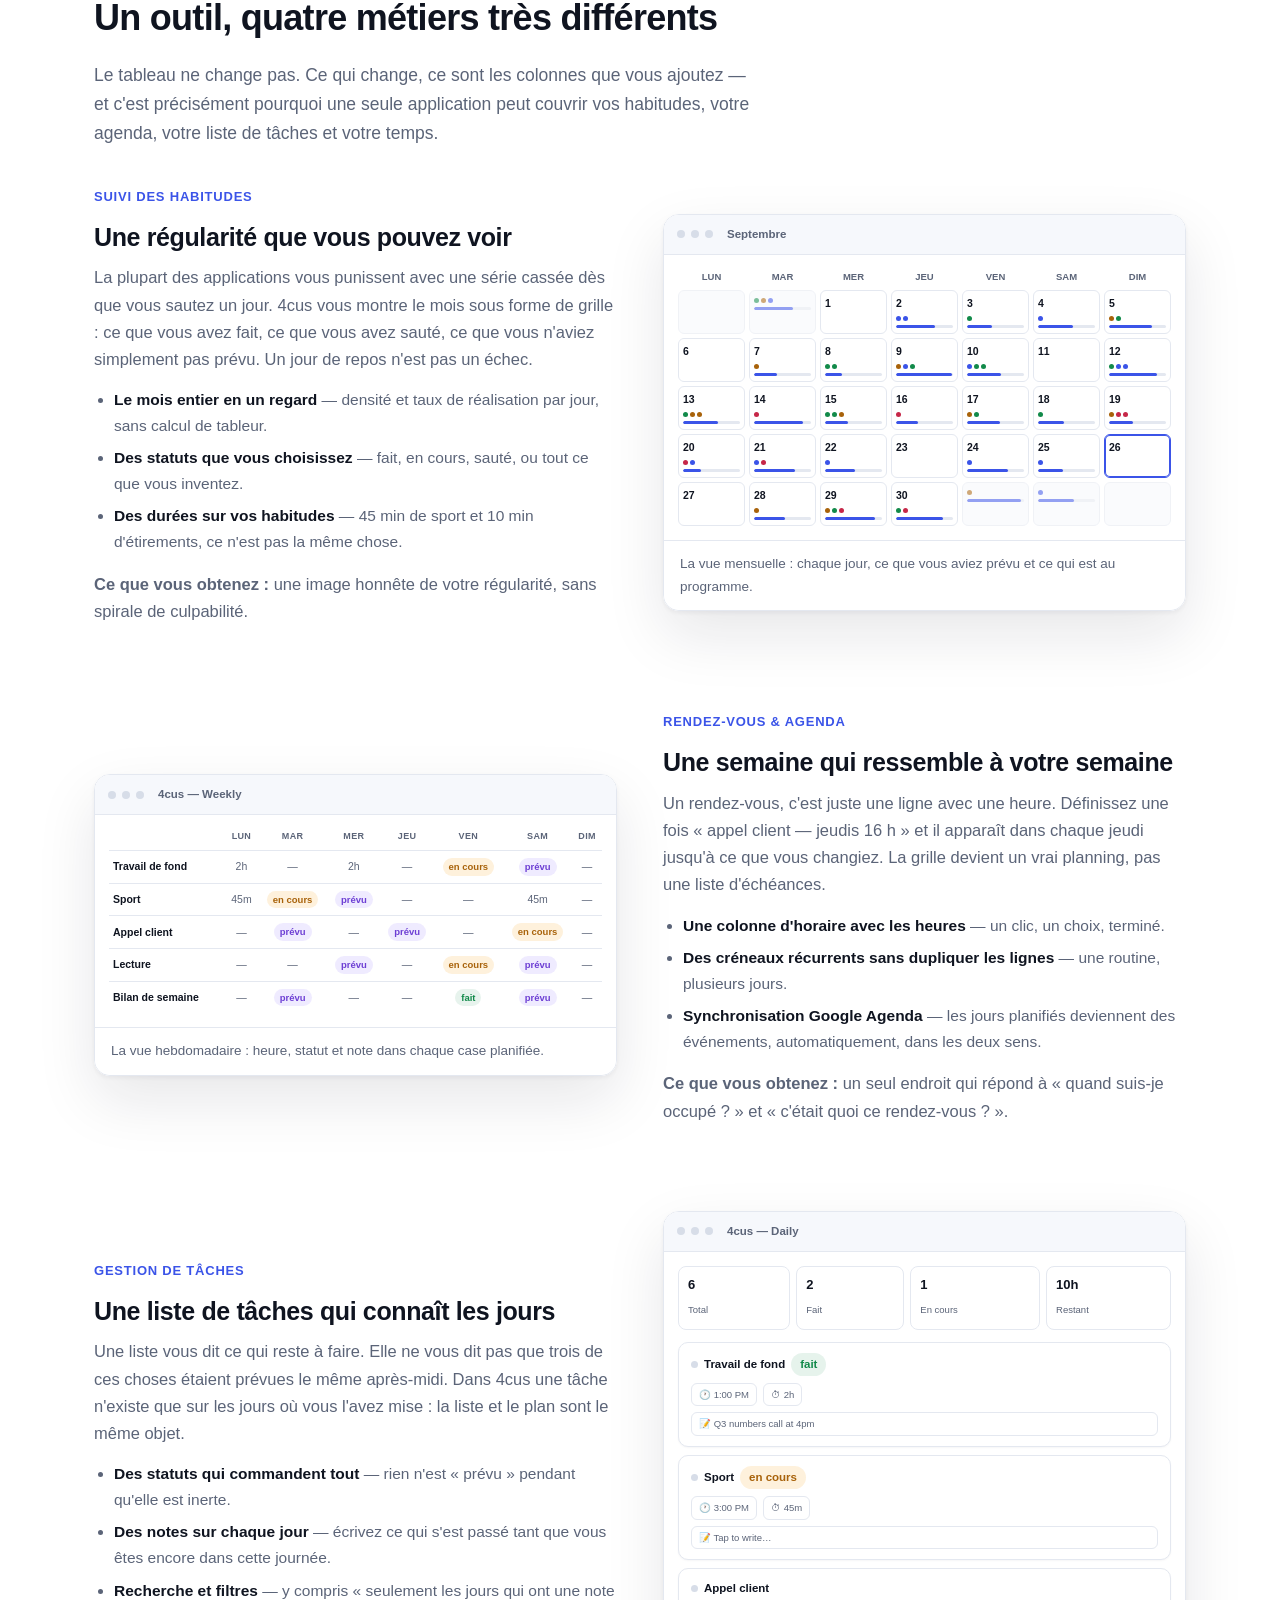
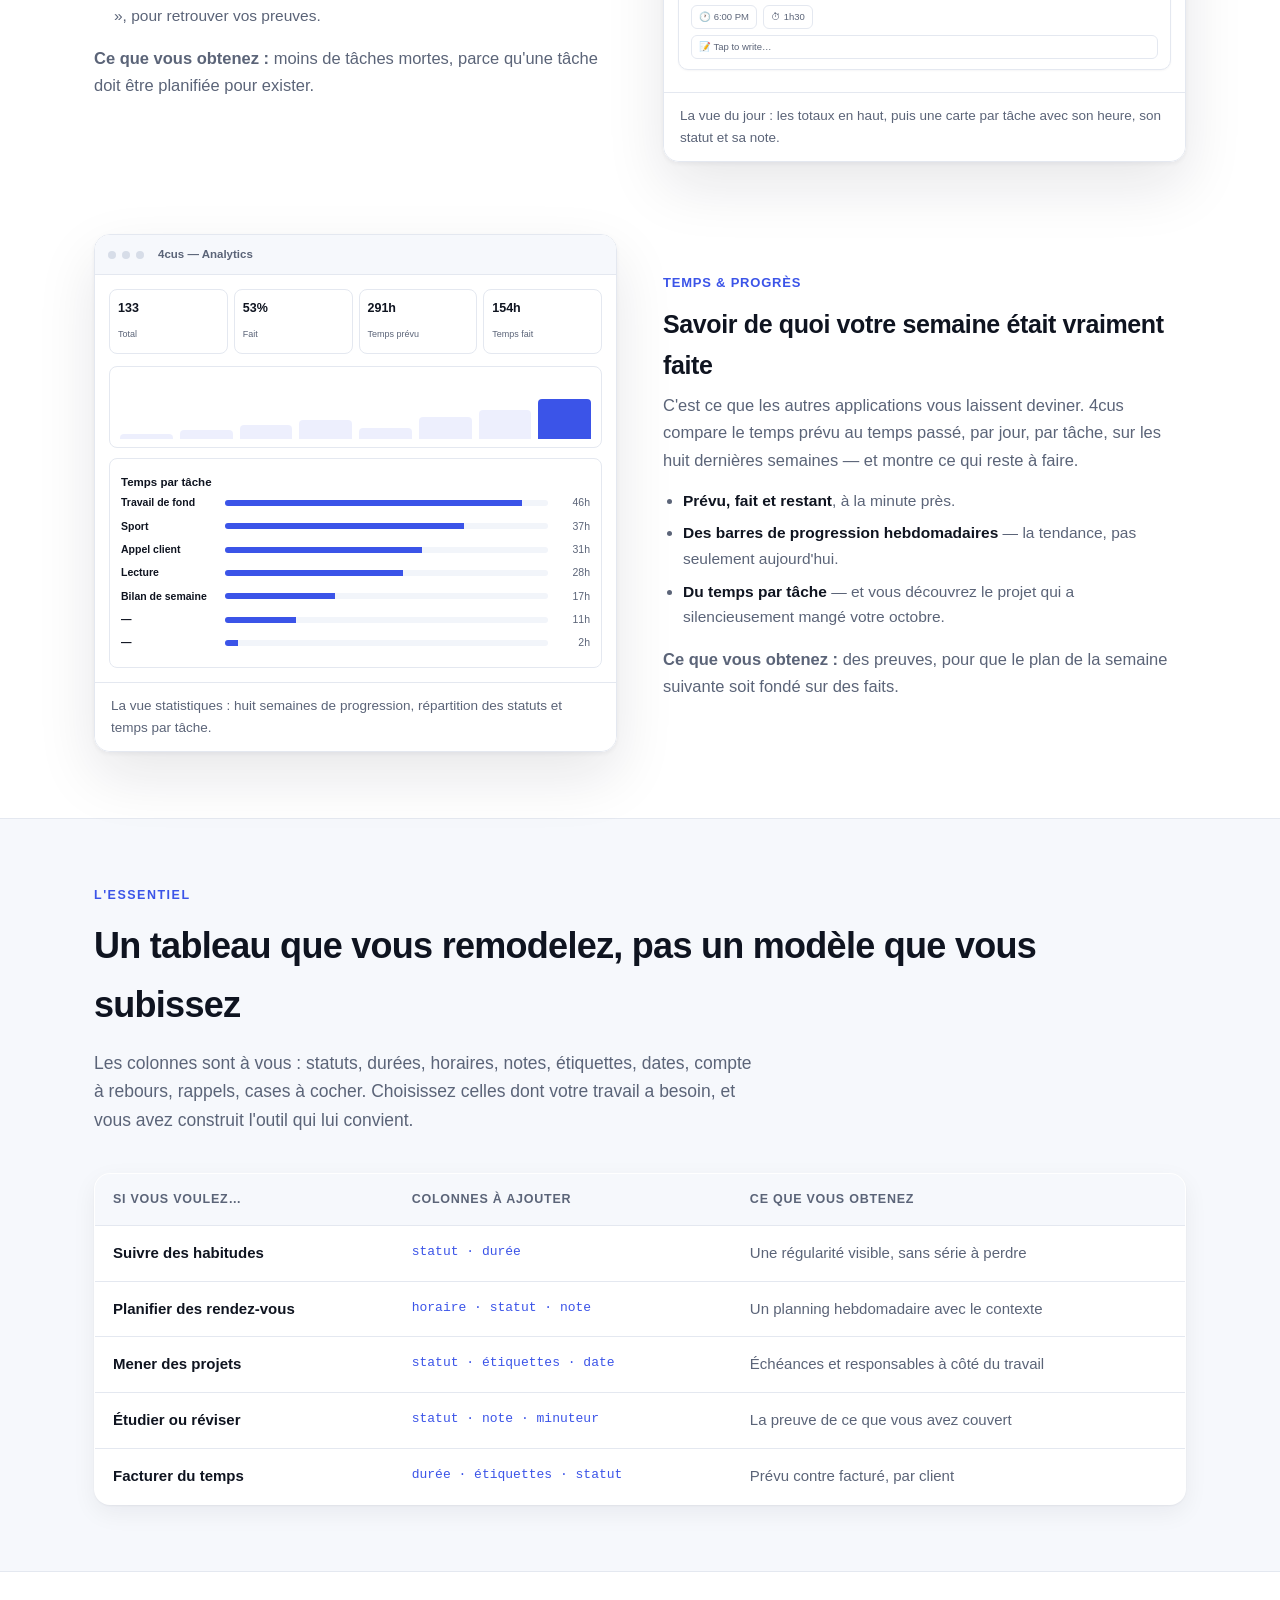
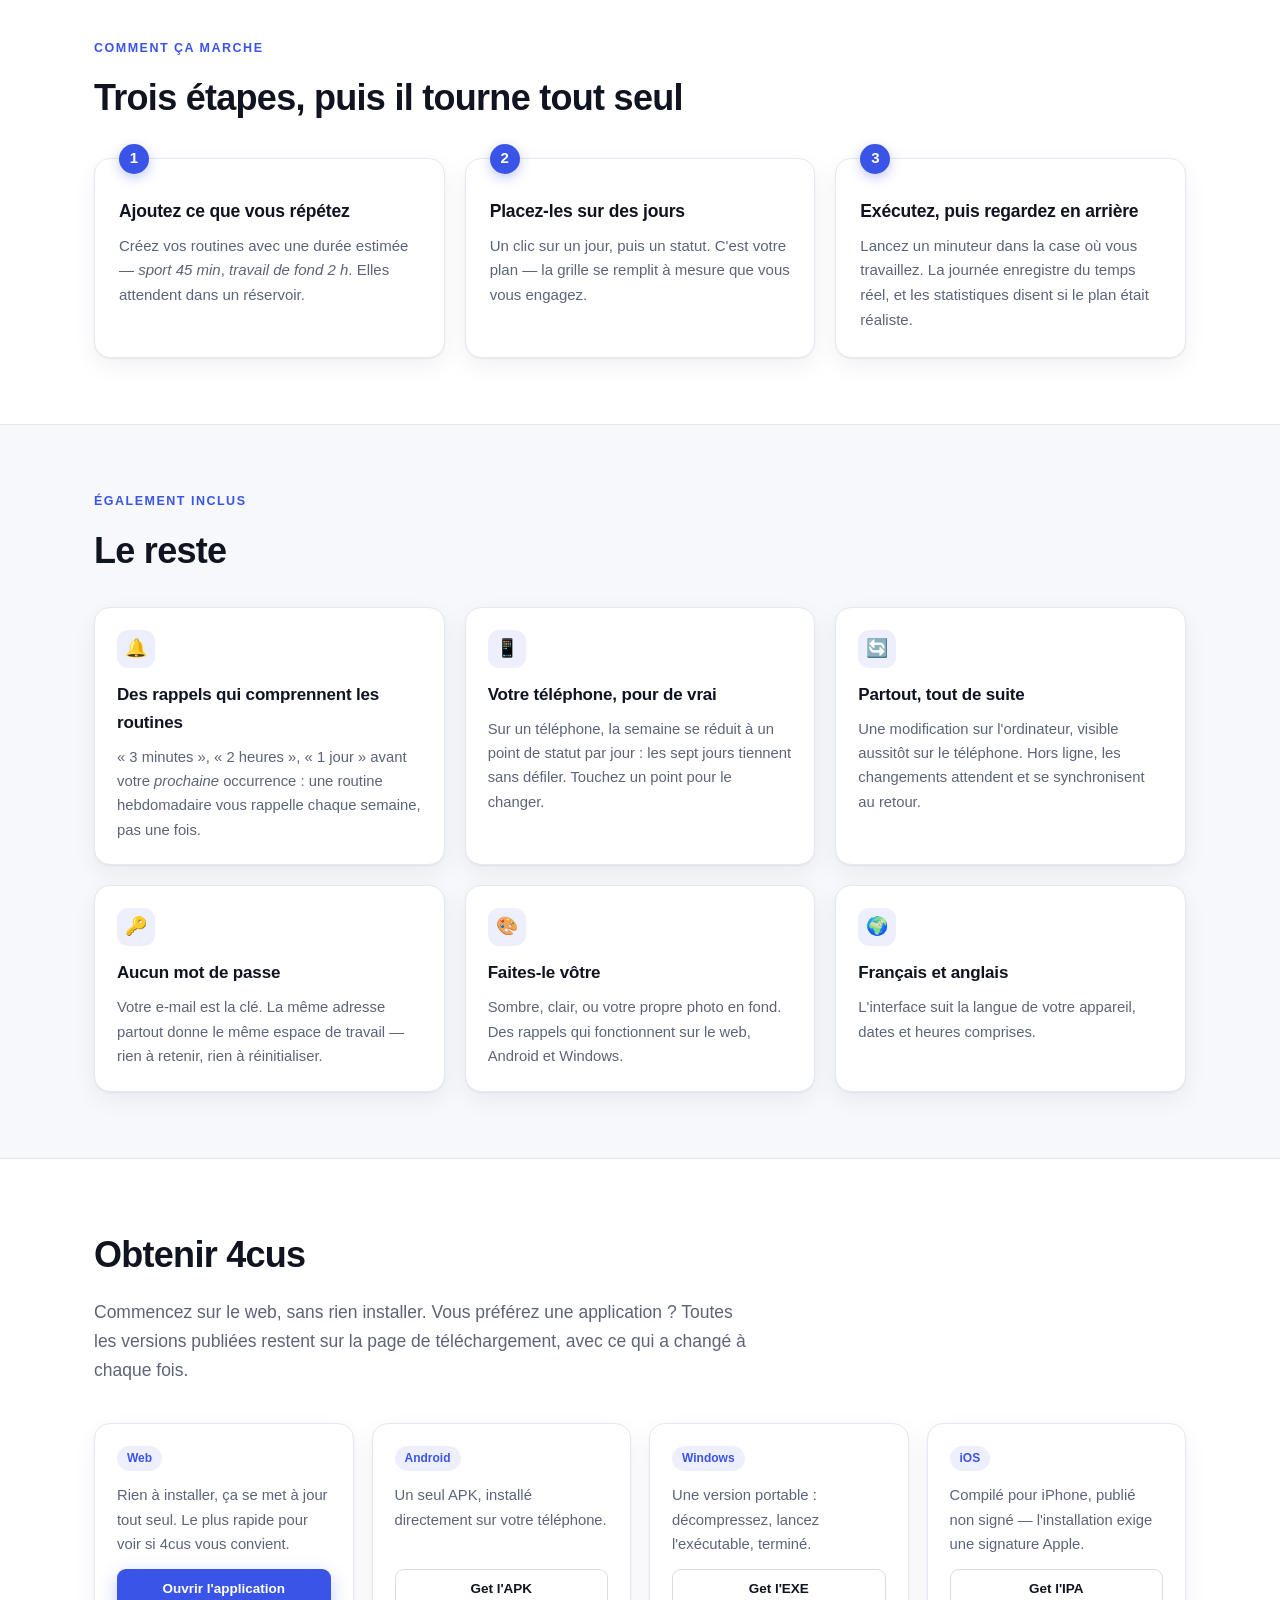
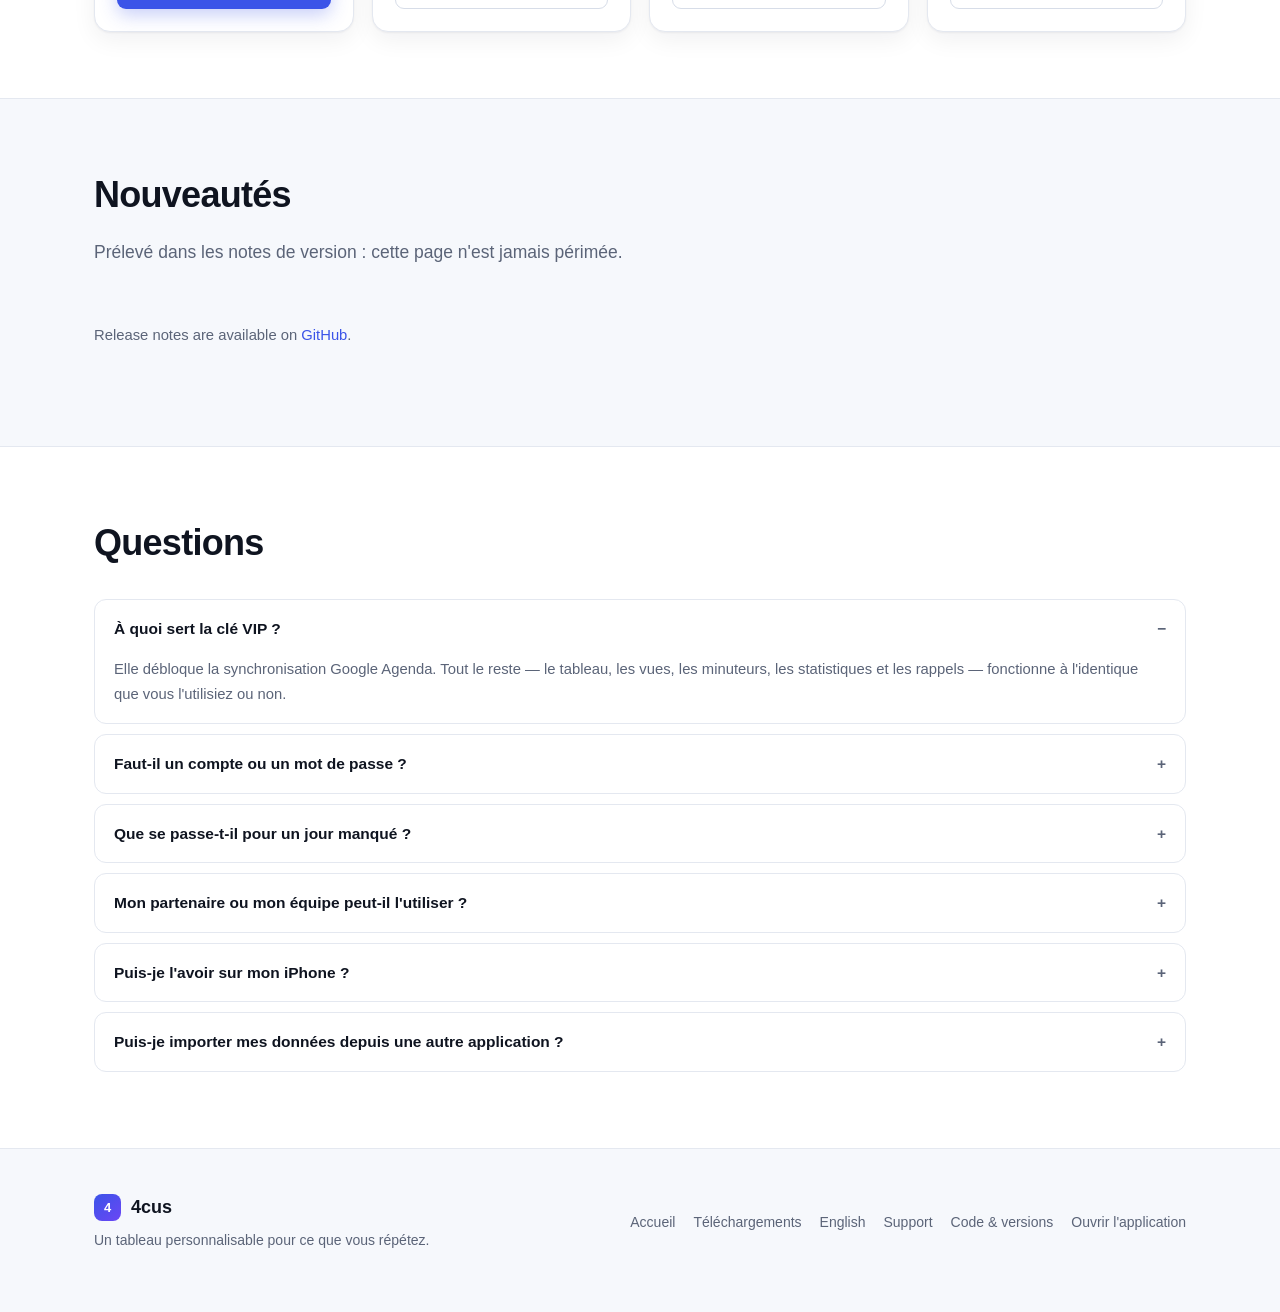
<file: fr.html>
<!DOCTYPE html>
<html lang="fr">
<head>
<meta charset="utf-8">
<meta name="viewport" content="width=device-width, initial-scale=1">
<title>4cus — un tableau personnalisable pour vos habitudes, vos rendez-vous et vos tâches</title>
<meta name="description" content="4cus est un tableau entièrement personnalisable où vous placez vos habitudes, vos rendez-vous, vos routines et vos tâches sur les jours où vous les faites — avec statut, durée et notes — puis vous comparez le temps prévu au temps réel. Sans mot de passe, et synchronisé dans les deux sens avec Google Agenda.">
<meta name="keywords" content="alternative todoist, alternative ticktick, alternative things 3, suivi des habitudes, planning rendez-vous, organisation semaine, gestion de tâches, suivi du temps, tableau personnalisable, application todo, suivi de projet, méthode de révision">
<meta name="robots" content="index, follow">
<meta property="og:type" content="website">
<meta property="og:title" content="4cus — un tableau personnalisable pour vos habitudes, vos rendez-vous et vos tâches">
<meta property="og:description" content="Habitudes, rendez-vous, routines et tâches dans un tableau que vous contrôlez — avec statut, temps et notes, et une vision claire de votre semaine.">
<meta name="twitter:card" content="summary_large_image">
<script type="application/ld+json">
{
  "@context": "https://schema.org",
  "@type": "SoftwareApplication",
  "name": "4cus",
  "applicationCategory": "ProductivityApplication",
  "operatingSystem": "Web, Android, iOS, Windows",
  "description": "Un tableau entièrement personnalisable pour le suivi des habitudes, la planification de rendez-vous et la gestion de tâches, avec comparaison du temps prévu et du temps réel et des rappels qui comprennent les routines.",
  "inLanguage": "fr",
  "featureList": [
    "Tableau entièrement personnalisable (statut, durée, horaire, notes, étiquettes, dates, minuteurs)",
    "Suivi des habitudes avec vue mensuelle et hebdomadaire",
    "Planification de rendez-vous avec horaires",
    "Gestion de tâches avec statuts, filtres et recherche",
    "Statistiques temps prévu contre temps réel",
    "Rappels avant la prochaine occurrence",
    "Web, Android, iOS et Windows"
  ]
}
</script>
<link rel="icon" href="data:image/svg+xml,<svg xmlns='http://www.w3.org/2000/svg' viewBox='0 0 32 32'><rect width='32' height='32' rx='8' fill='%233b54e8'/><text x='16' y='23' font-size='18' font-family='Arial' font-weight='bold' fill='white' text-anchor='middle'>4</text></svg>">
<link rel="stylesheet" href="assets/site.css">
</head>
<body>

<header class="nav">
  <div class="wrap">
    <a class="brand" href="fr.html"><span class="mark">4</span> 4cus</a>
    <nav>
      <a href="#pourquoi">Pourquoi</a>
      <a href="#usages">Usages</a>
      <a href="#custom">Personnaliser</a>
      <a href="#vues">Captures</a>
      <a href="downloads-fr.html">Téléchargements</a>
      <a href="#faq">Questions</a>
      <span class="lang">
        <a href="index.html">EN</a>
        <a class="active" href="fr.html">FR</a>
      </span>
      <a class="btn btn-primary btn-sm" data-app-link href="#">Ouvrir l'application</a>
    </nav>
  </div>
</header>

<section class="hero">
  <div class="wrap">
    <h1>Un tableau. Une vie. <em>Beaucoup de réussites.</em></h1>
    <p class="lead">
      Passez moins de temps à planifier et plus de temps à faire. 4cus est un
      <strong>tableau entièrement personnalisable</strong> pour tout ce que vous répétez
      — le sport, le travail de fond, le point de 9 h, l'appel client, la lecture.
      Placez chaque chose sur les jours où elle a lieu, donnez-lui une durée, cochez ce
      que vous avez réellement fait, et laissez 4cus tenir les comptes pour que
      <strong>vous puissiez vous mettre au travail</strong>.
    </p>
    <div class="cta">
      <a class="btn btn-primary" data-app-link href="#">Commencer avec 4cus →</a>
      <a class="btn btn-ghost" href="downloads-fr.html">L'installer sur téléphone ou ordinateur</a>
    </div>
    <div class="proof">
      <span><b>Synchronisation</b> Google Agenda dans les deux sens</span>
      <span><b>Aucun</b> mot de passe à retenir</span>
      <span><b>4</b> plateformes : web, Android, iOS, Windows</span>
      <span><b>Français</b> &amp; anglais</span>
    </div>

    <div class="mock">
      <div class="mock-bar">
        <span class="dot"></span><span class="dot"></span><span class="dot"></span>
        <span class="t">4cus — votre semaine, côte à côte</span>
      </div>
      <div class="mock-table">
        <table class="grid">
          <thead>
            <tr><th>Routine</th><th>Lun</th><th>Mar</th><th>Mer</th><th>Jeu</th><th>Ven</th><th>Sam</th><th>Dim</th></tr>
          </thead>
          <tbody>
            <tr><td class="name">Travail de fond</td><td class="day">2 h</td><td class="day">3 h</td><td class="day">2 h</td><td class="day">—</td><td class="day">1 h</td><td class="day">—</td><td class="day">—</td></tr>
            <tr><td class="name">Sport</td><td class="day">45 min</td><td class="day">45 min</td><td class="day">—</td><td class="day">45 min</td><td class="day">—</td><td class="day">1 h</td><td class="day">—</td></tr>
            <tr><td class="name">Lecture</td><td class="day"><span class="pill p-done">fait</span></td><td class="day"><span class="pill p-done">fait</span></td><td class="day"><span class="pill p-prog">en cours</span></td><td class="day"><span class="pill p-idle">repos</span></td><td class="day"><span class="pill p-idle">repos</span></td><td class="day"><span class="pill p-canc">sauté</span></td><td class="day"><span class="pill p-idle">repos</span></td></tr>
            <tr><td class="name">Appel client</td><td class="day"><span class="pill p-none">prévu</span></td><td class="day"><span class="pill p-none">prévu</span></td><td class="day"><span class="pill p-idle">repos</span></td><td class="day"><span class="pill p-none">prévu</span></td><td class="day"><span class="pill p-none">prévu</span></td><td class="day"><span class="pill p-idle">repos</span></td><td class="day"><span class="pill p-idle">repos</span></td></tr>
            <tr><td class="name">Bilan de semaine</td><td class="day"><span class="pill p-idle">repos</span></td><td class="day"><span class="pill p-idle">repos</span></td><td class="day"><span class="pill p-idle">repos</span></td><td class="day"><span class="pill p-idle">repos</span></td><td class="day"><span class="pill p-none">prévu</span></td><td class="day"><span class="pill p-idle">repos</span></td><td class="day"><span class="pill p-idle">repos</span></td></tr>
          </tbody>
        </table>
      </div>
    </div>
  </div>
</section>

<section id="gcal">
  <div class="wrap">
    <div class="band">
      <div>
        <p class="eyebrow">Compatible avec ce que vous utilisez déjà</p>
        <h3>Synchronisation Google Agenda, dans les deux sens</h3>
        <p>
          La plupart des planificateurs vous demandent d'abandonner votre agenda. 4cus
          fait l'inverse : chaque jour planifié devient un événement, et toute
          modification de l'un ou de l'autre apparaît dans l'autre. Votre agenda reste la
          référence pour les rendez-vous ; 4cus y ajoute ce qu'un agenda ne peut pas
          contenir — la durée, le statut et la note.
        </p>
        <ul>
          <li><b>Les jours planifiés deviennent des événements</b> — avec la bonne heure, sans la saisir deux fois.</li>
          <li><b>Dans les deux sens</b> — vous déplacez un rendez-vous dans Google, la grille suit.</li>
          <li><b>Automatique</b> — changez un statut, l'événement est mis à jour en quelques secondes.</li>
          <li><b>Débloqué par une clé VIP</b> — une ligne dans vos réglages, rien d'autre ne change.</li>
        </ul>
      </div>
      <div class="gcal" aria-hidden="true">
        <div class="gh"><i></i>Google Agenda — cette semaine</div>
        <div class="ge"><span class="bar"></span><b>Travail de fond</b><span>Lun 13:00</span></div>
        <div class="ge new"><span class="bar"></span><b>Sport</b><span>Lun 18:30</span></div>
        <div class="ge"><span class="bar"></span><b>Appel client</b><span>Mar 10:00</span></div>
        <div class="ge new"><span class="bar"></span><b>Travail de fond</b><span>Mer 09:00</span></div>
        <div class="ge"><span class="bar"></span><b>Bilan de semaine</b><span>Ven 16:00</span></div>
      </div>
    </div>
  </div>
</section>

<section class="tight" style="background: var(--bg-2); border-top: 1px solid var(--line); border-bottom: 1px solid var(--line)">
  <div class="wrap">
    <p class="eyebrow">L'idée en dix secondes</p>
    <h2>Planifiez, exécutez, et laissez le tableau additionner</h2>
    <p class="sec-intro">C'est la vraie interface, en train de dérouler la journée d'une routine. Aucun mur d'inscription entre vous et elle.</p>
    <div class="demo" data-demo></div>
  </div>
</section>

<section id="pourquoi" class="alt">
  <div class="wrap">
    <p class="eyebrow">Pourquoi</p>
    <h2>La plupart des applications vous obligent à entrer dans leur cadre</h2>
    <p class="sec-intro">
      Une liste de tâches vous donne une longue colonne. Un agenda vous donne des
      cases vides. Une application d'habitudes vous donne une série à perdre. 4cus
      vous donne un tableau et vous laisse <strong>vous</strong> décider de ce que
      signifient les colonnes — en gardant la comptabilité honnête pour vous.
    </p>
    <div class="grid-3">
      <div class="card">
        <div class="ico">🗂️</div>
        <h3>Toute la semaine d'un coup d'œil</h3>
        <p>Les routines d'un côté, les jours de l'autre. Sans faire défiler, sans deviner, sans se demander si c'était mardi ou mercredi.</p>
        <div class="gain"><b>Vous obtenez :</b> la forme de votre semaine en un regard, donc les surcharges sont visibles avant qu'il soit trop tard.</div>
      </div>
      <div class="card">
        <div class="ico">⏱️</div>
        <h3>Savoir où est parti le temps</h3>
        <p>Chaque case porte une durée estimée, et un minuteur en direct enregistre ce que vous avez réellement fait.</p>
        <div class="gain"><b>Vous obtenez :</b> le prévu contre le fait, par jour et par tâche — le chiffre qui dit si votre semaine était réaliste.</div>
      </div>
      <div class="card">
        <div class="ico">🧩</div>
        <h3>Changez les règles, pas l'application</h3>
        <p>Ajoutez une colonne, renommez-la, donnez-lui vos propres statuts. Le même tableau suit alors vos habitudes, vos rendez-vous ou vos projets.</p>
        <div class="gain"><b>Vous obtenez :</b> un outil qui s'adapte à votre façon de travailler, et non l'inverse.</div>
      </div>
    </div>
  </div>
</section>

<section id="usages">
  <div class="wrap">
    <p class="eyebrow">Usages</p>
    <h2>Un outil, quatre métiers très différents</h2>
    <p class="sec-intro">
      Le tableau ne change pas. Ce qui change, ce sont les colonnes que vous ajoutez —
      et c'est précisément pourquoi une seule application peut couvrir vos habitudes,
      votre agenda, votre liste de tâches et votre temps.
    </p>

    <div class="usecase">
      <div class="uc-text">
        <div class="kicker">Suivi des habitudes</div>
        <h3>Une régularité que vous pouvez voir</h3>
        <p>
          La plupart des applications vous punissent avec une série cassée dès que vous
          sautez un jour. 4cus vous montre le mois sous forme de grille : ce que vous
          avez fait, ce que vous avez sauté, ce que vous n'aviez simplement pas prévu.
          Un jour de repos n'est pas un échec.
        </p>
        <ul>
          <li><b>Le mois entier en un regard</b> — densité et taux de réalisation par jour, sans calcul de tableur.</li>
          <li><b>Des statuts que vous choisissez</b> — fait, en cours, sauté, ou tout ce que vous inventez.</li>
          <li><b>Des durées sur vos habitudes</b> — 45 min de sport et 10 min d'étirements, ce n'est pas la même chose.</li>
        </ul>
        <p><strong>Ce que vous obtenez :</strong> une image honnête de votre régularité, sans spirale de culpabilité.</p>
      </div>
      <figure class="uc-shot" style="margin:0">
        <div class="screen" data-screen="month"></div>
        <figcaption>La vue mensuelle : chaque jour, ce que vous aviez prévu et ce qui est au programme.</figcaption>
      </figure>
    </div>

    <div class="usecase flip">
      <div class="uc-text">
        <div class="kicker">Rendez-vous &amp; agenda</div>
        <h3>Une semaine qui ressemble à votre semaine</h3>
        <p>
          Un rendez-vous, c'est juste une ligne avec une heure. Définissez une fois
          « appel client — jeudis 16 h » et il apparaît dans chaque jeudi jusqu'à ce que
          vous changiez. La grille devient un vrai planning, pas une liste d'échéances.
        </p>
        <ul>
          <li><b>Une colonne d'horaire avec les heures</b> — un clic, un choix, terminé.</li>
          <li><b>Des créneaux récurrents sans dupliquer les lignes</b> — une routine, plusieurs jours.</li>
          <li><b>Synchronisation Google Agenda</b> — les jours planifiés deviennent des événements, automatiquement, dans les deux sens.</li>
        </ul>
        <p><strong>Ce que vous obtenez :</strong> un seul endroit qui répond à « quand suis-je occupé ? » et « c'était quoi ce rendez-vous ? ».</p>
      </div>
      <figure class="uc-shot" style="margin:0">
        <div class="screen" data-screen="week"></div>
        <figcaption>La vue hebdomadaire : heure, statut et note dans chaque case planifiée.</figcaption>
      </figure>
    </div>

    <div class="usecase">
      <div class="uc-text">
        <div class="kicker">Gestion de tâches</div>
        <h3>Une liste de tâches qui connaît les jours</h3>
        <p>
          Une liste vous dit ce qui reste à faire. Elle ne vous dit pas que trois de
          ces choses étaient prévues le même après-midi. Dans 4cus une tâche n'existe
          que sur les jours où vous l'avez mise : la liste et le plan sont le même objet.
        </p>
        <ul>
          <li><b>Des statuts qui commandent tout</b> — rien n'est « prévu » pendant qu'elle est inerte.</li>
          <li><b>Des notes sur chaque jour</b> — écrivez ce qui s'est passé tant que vous êtes encore dans cette journée.</li>
          <li><b>Recherche et filtres</b> — y compris « seulement les jours qui ont une note », pour retrouver vos preuves.</li>
        </ul>
        <p><strong>Ce que vous obtenez :</strong> moins de tâches mortes, parce qu'une tâche doit être planifiée pour exister.</p>
      </div>
      <figure class="uc-shot" style="margin:0">
        <div class="screen" data-screen="day"></div>
        <figcaption>La vue du jour : les totaux en haut, puis une carte par tâche avec son heure, son statut et sa note.</figcaption>
      </figure>
    </div>

    <div class="usecase flip">
      <div class="uc-text">
        <div class="kicker">Temps &amp; progrès</div>
        <h3>Savoir de quoi votre semaine était vraiment faite</h3>
        <p>
          C'est ce que les autres applications vous laissent deviner. 4cus compare le
          temps prévu au temps passé, par jour, par tâche, sur les huit dernières
          semaines — et montre ce qui reste à faire.
        </p>
        <ul>
          <li><b>Prévu, fait et restant</b>, à la minute près.</li>
          <li><b>Des barres de progression hebdomadaires</b> — la tendance, pas seulement aujourd'hui.</li>
          <li><b>Du temps par tâche</b> — et vous découvrez le projet qui a silencieusement mangé votre octobre.</li>
        </ul>
        <p><strong>Ce que vous obtenez :</strong> des preuves, pour que le plan de la semaine suivante soit fondé sur des faits.</p>
      </div>
      <figure class="uc-shot" style="margin:0">
        <div class="screen" data-screen="stats"></div>
        <figcaption>La vue statistiques : huit semaines de progression, répartition des statuts et temps par tâche.</figcaption>
      </figure>
    </div>
  </div>
</section>

<section id="custom" class="alt">
  <div class="wrap">
    <p class="eyebrow">L'essentiel</p>
    <h2>Un tableau que vous remodelez, pas un modèle que vous subissez</h2>
    <p class="sec-intro">
      Les colonnes sont à vous : statuts, durées, horaires, notes, étiquettes, dates,
      compte à rebours, rappels, cases à cocher. Choisissez celles dont votre travail a
      besoin, et vous avez construit l'outil qui lui convient.
    </p>
    <table class="cmp">
      <thead>
        <tr><th>Si vous voulez…</th><th>Colonnes à ajouter</th><th>Ce que vous obtenez</th></tr>
      </thead>
      <tbody>
        <tr><td>Suivre des habitudes</td><td class="cols">statut · durée</td><td class="gain">Une régularité visible, sans série à perdre</td></tr>
        <tr><td>Planifier des rendez-vous</td><td class="cols">horaire · statut · note</td><td class="gain">Un planning hebdomadaire avec le contexte</td></tr>
        <tr><td>Mener des projets</td><td class="cols">statut · étiquettes · date</td><td class="gain">Échéances et responsables à côté du travail</td></tr>
        <tr><td>Étudier ou réviser</td><td class="cols">statut · note · minuteur</td><td class="gain">La preuve de ce que vous avez couvert</td></tr>
        <tr><td>Facturer du temps</td><td class="cols">durée · étiquettes · statut</td><td class="gain">Prévu contre facturé, par client</td></tr>
      </tbody>
    </table>
  </div>
</section>

<section id="vues">
  <div class="wrap">
    <p class="eyebrow">Comment ça marche</p>
    <h2>Trois étapes, puis il tourne tout seul</h2>
    <div class="steps" style="margin-top:30px">
      <div class="step">
        <h3>Ajoutez ce que vous répétez</h3>
        <p>Créez vos routines avec une durée estimée — <em>sport 45 min</em>, <em>travail de fond 2 h</em>. Elles attendent dans un réservoir.</p>
      </div>
      <div class="step">
        <h3>Placez-les sur des jours</h3>
        <p>Un clic sur un jour, puis un statut. C'est votre plan — la grille se remplit à mesure que vous vous engagez.</p>
      </div>
      <div class="step">
        <h3>Exécutez, puis regardez en arrière</h3>
        <p>Lancez un minuteur dans la case où vous travaillez. La journée enregistre du temps réel, et les statistiques disent si le plan était réaliste.</p>
      </div>
    </div>
  </div>
</section>

<section class="alt">
  <div class="wrap">
    <p class="eyebrow">Également inclus</p>
    <h2>Le reste</h2>
    <div class="grid-3" style="margin-top:26px">
      <div class="card"><div class="ico">🔔</div><h3>Des rappels qui comprennent les routines</h3><p>« 3 minutes », « 2 heures », « 1 jour » avant votre <em>prochaine</em> occurrence : une routine hebdomadaire vous rappelle chaque semaine, pas une fois.</p></div>
      <div class="card"><div class="ico">📱</div><h3>Votre téléphone, pour de vrai</h3><p>Sur un téléphone, la semaine se réduit à un point de statut par jour : les sept jours tiennent sans défiler. Touchez un point pour le changer.</p></div>
      <div class="card"><div class="ico">🔄</div><h3>Partout, tout de suite</h3><p>Une modification sur l'ordinateur, visible aussitôt sur le téléphone. Hors ligne, les changements attendent et se synchronisent au retour.</p></div>
      <div class="card"><div class="ico">🔑</div><h3>Aucun mot de passe</h3><p>Votre e-mail est la clé. La même adresse partout donne le même espace de travail — rien à retenir, rien à réinitialiser.</p></div>
      <div class="card"><div class="ico">🎨</div><h3>Faites-le vôtre</h3><p>Sombre, clair, ou votre propre photo en fond. Des rappels qui fonctionnent sur le web, Android et Windows.</p></div>
      <div class="card"><div class="ico">🌍</div><h3>Français et anglais</h3><p>L'interface suit la langue de votre appareil, dates et heures comprises.</p></div>
    </div>
  </div>
</section>

<section>
  <div class="wrap">
    <h2>Obtenir 4cus</h2>
    <p class="sec-intro">
      Commencez sur le web, sans rien installer. Vous préférez une application ?
      Toutes les versions publiées restent sur la page de téléchargement, avec ce qui
      a changé à chaque fois.
    </p>
    <div class="grid-4">
      <div class="card plat">
        <span class="badge">Web</span>
        <p>Rien à installer, ça se met à jour tout seul. Le plus rapide pour voir si 4cus vous convient.</p>
        <a class="btn btn-primary btn-sm" data-app-link href="#">Ouvrir l'application</a>
      </div>
      <div class="card plat">
        <span class="badge">Android</span>
        <p>Un seul APK, installé directement sur votre téléphone.</p>
        <a class="btn btn-ghost btn-sm" href="downloads-fr.html">Get l'APK</a>
      </div>
      <div class="card plat">
        <span class="badge">Windows</span>
        <p>Une version portable : décompressez, lancez l'exécutable, terminé.</p>
        <a class="btn btn-ghost btn-sm" href="downloads-fr.html">Get l'EXE</a>
      </div>
      <div class="card plat">
        <span class="badge">iOS</span>
        <p>Compilé pour iPhone, publié non signé — l'installation exige une signature Apple.</p>
        <a class="btn btn-ghost btn-sm" href="downloads-fr.html">Get l'IPA</a>
      </div>
    </div>
  </div>
</section>

<section class="alt">
  <div class="wrap">
    <h2>Nouveautés</h2>
    <p class="sec-intro">Prélevé dans les notes de version : cette page n'est jamais périmée.</p>
    <div data-latest-notes><p class="loading">Chargement de la dernière version…</p></div>
  </div>
</section>

<section id="faq">
  <div class="wrap">
    <h2>Questions</h2>
    <div class="faq" style="margin-top:26px">
      <details open>
        <summary>À quoi sert la clé VIP ?</summary>
        <div class="body">Elle débloque la synchronisation Google Agenda. Tout le reste — le tableau, les vues, les minuteurs, les statistiques et les rappels — fonctionne à l'identique que vous l'utilisiez ou non.</div>
      </details>
      <details>
        <summary>Faut-il un compte ou un mot de passe ?</summary>
        <div class="body">Aucun mot de passe. Vous saisissez un e-mail et votre espace existe immédiatement. La même adresse sur tous les appareils donne les mêmes données partout.</div>
      </details>
      <details>
        <summary>Que se passe-t-il pour un jour manqué ?</summary>
        <div class="body">Rien de dramatique. Le jour reste tel quel — prévu, sauté ou annulé — et vous décidez plus tard de le déplacer. Il n'y a pas de série à perdre.</div>
      </details>
      <details>
        <summary>Mon partenaire ou mon équipe peut-il l'utiliser ?</summary>
        <div class="body">Pas encore : 4cus est aujourd'hui un espace à une seule personne. Le partage et la collaboration sont prévus, pas livrés.</div>
      </details>
      <details>
        <summary>Puis-je l'avoir sur mon iPhone ?</summary>
        <div class="body">La version iOS est non signée : iOS refusera de l'installer sur un vrai appareil sans signature développeur Apple (99 $/an). Sur un téléphone aujourd'hui, utilisez la version web ou Android.</div>
      </details>
      <details>
        <summary>Puis-je importer mes données depuis une autre application ?</summary>
        <div class="body">L'import n'existe pas encore. Le plus rapide est de recréer vos routines comme lignes avec une durée — une fois les colonnes en place, le tableau fait le reste.</div>
      </details>
    </div>
  </div>
</section>

<footer>
  <div class="wrap row">
    <div>
      <div class="brand" style="margin-bottom:6px"><span class="mark">4</span> 4cus</div>
      <div>Un tableau personnalisable pour ce que vous répétez.</div>
    </div>
    <nav>
      <a href="fr.html">Accueil</a>
      <a href="downloads-fr.html">Téléchargements</a>
      <a href="index.html">English</a>
      <a href="mailto:ermes1643@gmail.com">Support</a>
      <a href="https://github.com/YannErmes/timetraker" rel="noopener">Code &amp; versions</a>
      <a data-app-link href="#">Ouvrir l'application</a>
    </nav>
  </div>
</footer>

<script src="assets/site.js"></script>
</body>
</html>
</file>
<file: assets/site.css>
:root {
  --bg: #ffffff;
  --bg-2: #f6f8fc;
  --panel: #ffffff;
  --panel-2: #f2f5fa;
  --line: #e4e8f0;
  --line-2: #d7dde8;
  --text: #0f1420;
  --muted: #5b6478;
  --accent: #3b54e8;
  --accent-2: #6b46f5;
  --accent-soft: rgba(59, 84, 232, 0.09);
  --green: #128a4a;
  --green-soft: rgba(18, 138, 74, 0.1);
  --amber: #a8620a;
  --amber-soft: rgba(245, 158, 11, 0.14);
  --red: #c62748;
  --red-soft: rgba(244, 63, 94, 0.1);
  --violet: #6d3fd4;
  --violet-soft: rgba(124, 92, 255, 0.12);
  --shadow: 0 1px 2px rgba(16, 24, 40, 0.05), 0 8px 24px rgba(16, 24, 40, 0.06);
  --shadow-lg: 0 2px 4px rgba(16, 24, 40, 0.05), 0 24px 60px rgba(16, 24, 40, 0.1);
  --radius: 16px;
  --max: 1140px;
}

* { box-sizing: border-box; }
html { scroll-behavior: smooth; }

body {
  margin: 0;
  background: var(--bg);
  color: var(--text);
  font: 16px/1.65 -apple-system, BlinkMacSystemFont, "Segoe UI", Roboto, "Helvetica Neue", Arial, sans-serif;
  -webkit-font-smoothing: antialiased;
}

a { color: var(--accent); text-decoration: none; }
a:hover { text-decoration: underline; }

.wrap { max-width: var(--max); margin: 0 auto; padding: 0 24px; }

/* ---------------- nav ---------------- */
.nav {
  position: sticky; top: 0; z-index: 50;
  background: rgba(255, 255, 255, 0.86);
  backdrop-filter: blur(12px);
  border-bottom: 1px solid var(--line);
}
.nav .wrap { display: flex; align-items: center; gap: 28px; height: 64px; }
.brand { display: flex; align-items: center; gap: 10px; font-weight: 800; font-size: 18px; color: var(--text); }
.brand .mark {
  width: 27px; height: 27px; border-radius: 8px;
  background: linear-gradient(140deg, var(--accent), var(--accent-2));
  display: grid; place-items: center; font-size: 13px; color: #fff;
}
.nav nav { display: flex; gap: 22px; margin-left: auto; align-items: center; }
/* :not(.btn) matters: a plain `.nav nav a` rule would outrank .btn-primary
   on specificity and wash out the CTA label. */
.nav nav a:not(.btn) { color: var(--muted); font-size: 14.5px; font-weight: 500; }
.nav nav a:not(.btn):hover { color: var(--text); text-decoration: none; }
.lang { display: flex; gap: 6px; margin-left: 6px; }
.lang a { font-size: 12px; padding: 4px 9px; border-radius: 8px; border: 1px solid var(--line); color: var(--muted); }
.lang a.active { color: var(--accent); border-color: var(--accent); background: var(--accent-soft); }

/* ---------------- buttons ---------------- */
.btn {
  display: inline-flex; align-items: center; gap: 8px;
  padding: 12px 20px; border-radius: 11px;
  font-weight: 650; font-size: 15px; cursor: pointer;
  border: 1px solid transparent; transition: transform .12s ease, box-shadow .12s ease;
}
.btn:hover { text-decoration: none; transform: translateY(-1px); }
.btn-primary { background: var(--accent); color: #fff; box-shadow: 0 6px 18px rgba(59, 84, 232, 0.28); }
.btn-primary:hover { box-shadow: 0 10px 26px rgba(59, 84, 232, 0.34); }
.btn-ghost { border-color: var(--line-2); color: var(--text); background: var(--panel); }
.btn-ghost:hover { border-color: var(--accent); color: var(--accent); }
.btn-sm { padding: 8px 14px; font-size: 13.5px; border-radius: 9px; }

/* ---------------- hero ---------------- */
.hero { padding: 76px 0 60px; position: relative; overflow: hidden; }
.hero::before {
  content: ""; position: absolute; inset: -280px -100px auto -200px; height: 620px;
  pointer-events: none;
  background:
    radial-gradient(closest-side, rgba(107, 70, 245, 0.16), transparent),
    radial-gradient(closest-side, rgba(59, 84, 232, 0.16), transparent);
}
.hero h1 {
  font-size: clamp(34px, 6vw, 60px); line-height: 1.05;
  margin: 0 0 20px; letter-spacing: -0.03em; font-weight: 850; max-width: 16ch;
}
.hero h1 em { font-style: normal; background: linear-gradient(120deg, var(--accent), var(--accent-2)); -webkit-background-clip: text; background-clip: text; color: transparent; }
.hero p.lead { font-size: 19px; color: var(--muted); max-width: 64ch; margin: 0 0 28px; }
.hero p.lead strong { color: var(--text); font-weight: 650; }
.hero .cta { display: flex; gap: 12px; flex-wrap: wrap; }
.proof { display: flex; gap: 12px; flex-wrap: wrap; margin-top: 22px; }
.proof span {
  font-size: 13.5px; color: var(--muted); background: var(--panel);
  border: 1px solid var(--line); border-radius: 999px; padding: 6px 13px;
}
.proof span b { color: var(--text); }

/* ---------------- screenshots ---------------- */
.shots { display: grid; gap: 22px; }
.shot { position: relative; border: 1px solid var(--line); border-radius: var(--radius); overflow: hidden; background: var(--panel); box-shadow: var(--shadow-lg); }
.shot img { display: block; width: 100%; height: auto; }
.shot figcaption {
  padding: 14px 18px; border-top: 1px solid var(--line);
  font-size: 14px; color: var(--muted);
}
.shot figcaption b { color: var(--text); display: block; font-size: 15px; margin-bottom: 2px; }

/* ---------------- product mock ---------------- */
.mock { margin-top: 52px; border: 1px solid var(--line); border-radius: var(--radius); overflow: hidden; box-shadow: var(--shadow-lg); }
.mock-bar { display: flex; align-items: center; gap: 8px; padding: 11px 15px; border-bottom: 1px solid var(--line); background: var(--bg-2); }
.mock-bar .dot { width: 10px; height: 10px; border-radius: 50%; background: var(--line-2); }
.mock-bar .t { margin-left: 8px; font-size: 12.5px; color: var(--muted); }
.mock-table { overflow-x: auto; }
table.grid { width: 100%; border-collapse: collapse; font-size: 13px; min-width: 640px; }
table.grid th, table.grid td { border-bottom: 1px solid var(--line); border-right: 1px solid var(--line); padding: 9px 10px; text-align: left; }
table.grid th { background: var(--bg-2); color: var(--muted); font-weight: 650; font-size: 11.5px; text-transform: uppercase; letter-spacing: .05em; }
table.grid td.day { color: var(--muted); font-size: 11.5px; text-align: center; width: 72px; }
table.grid td.name { font-weight: 600; }
table.grid tr:last-child td { border-bottom: none; }
table.grid th:last-child, table.grid td:last-child { border-right: none; }
.pill { display: inline-block; padding: 2px 9px; border-radius: 999px; font-size: 11.5px; font-weight: 650; white-space: nowrap; }
.p-idle { background: #eef1f6; color: var(--muted); }
.p-done { background: var(--green-soft); color: var(--green); }
.p-prog { background: var(--amber-soft); color: var(--amber); }
.p-canc { background: var(--red-soft); color: var(--red); }
.p-none { background: var(--violet-soft); color: var(--violet); }

/* ---------------- sections ---------------- */
section { padding: 66px 0; }
section.alt { background: var(--bg-2); border-top: 1px solid var(--line); border-bottom: 1px solid var(--line); }
section.tight { padding: 48px 0; }
h2 { font-size: clamp(26px, 3.4vw, 36px); margin: 0 0 14px; letter-spacing: -0.02em; font-weight: 850; }
h3 { letter-spacing: -0.01em; }
.sec-intro { color: var(--muted); max-width: 68ch; margin: 0 0 38px; font-size: 17.5px; }
.sec-intro strong { color: var(--text); }
.eyebrow { font-size: 12.5px; font-weight: 800; letter-spacing: .12em; text-transform: uppercase; color: var(--accent); margin: 0 0 10px; }

.grid-3 { display: grid; grid-template-columns: repeat(3, 1fr); gap: 20px; }
.grid-2 { display: grid; grid-template-columns: repeat(2, 1fr); gap: 20px; }
.grid-4 { display: grid; grid-template-columns: repeat(4, 1fr); gap: 18px; }
.card { background: var(--panel); border: 1px solid var(--line); border-radius: var(--radius); padding: 22px; box-shadow: var(--shadow); }
.card h3 { margin: 0 0 8px; font-size: 17px; font-weight: 750; }
.card p { margin: 0; color: var(--muted); font-size: 14.8px; }
.card .ico { width: 38px; height: 38px; border-radius: 11px; display: grid; place-items: center; background: var(--accent-soft); margin-bottom: 13px; font-size: 18px; }
.card .gain { margin-top: 12px; padding-top: 12px; border-top: 1px dashed var(--line); font-size: 14.2px; color: var(--text); }
.card .gain b { color: var(--accent); font-weight: 700; }

/* use-case blocks */
.usecase { display: grid; grid-template-columns: 1fr 1fr; gap: 46px; align-items: center; }
.usecase + .usecase { margin-top: 72px; }
.usecase.flip .uc-text { order: 2; }
.usecase .uc-text h3 { font-size: 25px; margin: 0 0 6px; font-weight: 800; letter-spacing: -0.015em; }
.usecase .uc-text .kicker { font-size: 13px; font-weight: 750; letter-spacing: .06em; text-transform: uppercase; color: var(--accent); margin-bottom: 10px; }
.usecase .uc-text p { color: var(--muted); font-size: 16.5px; margin: 0 0 14px; }
.usecase .uc-text ul { margin: 0 0 16px; padding-left: 20px; color: var(--muted); }
.usecase .uc-text li { margin-bottom: 7px; font-size: 15.5px; }
.usecase .uc-text li b { color: var(--text); }
.usecase .uc-shot { border: 1px solid var(--line); border-radius: var(--radius); overflow: hidden; box-shadow: var(--shadow-lg); }
.usecase .uc-shot img { display: block; width: 100%; height: auto; }
.usecase .uc-shot figcaption { padding: 12px 16px; border-top: 1px solid var(--line); font-size: 13.5px; color: var(--muted); background: var(--panel); }

/* steps */
.steps { counter-reset: step; display: grid; grid-template-columns: repeat(3, 1fr); gap: 20px; }
.step { position: relative; background: var(--panel); border: 1px solid var(--line); border-radius: var(--radius); padding: 24px; box-shadow: var(--shadow); }
.step::before {
  counter-increment: step; content: counter(step);
  position: absolute; top: -15px; left: 24px;
  width: 30px; height: 30px; border-radius: 50%;
  background: var(--accent); color: #fff; font-weight: 800; font-size: 15px;
  display: grid; place-items: center; box-shadow: 0 4px 12px rgba(59, 84, 232, 0.3);
}
.step h3 { margin: 14px 0 8px; font-size: 17.5px; }
.step p { margin: 0; color: var(--muted); font-size: 15px; }

.plat { display: flex; flex-direction: column; gap: 12px; }
.plat .badge { font-size: 12px; font-weight: 700; padding: 3px 10px; border-radius: 999px; background: var(--accent-soft); color: var(--accent); width: fit-content; }
.plat .btn { margin-top: auto; justify-content: center; }

.faq details { border: 1px solid var(--line); border-radius: 12px; background: var(--panel); margin-bottom: 10px; }
.faq summary { cursor: pointer; padding: 16px 19px; font-weight: 650; font-size: 15.5px; list-style: none; }
.faq summary::-webkit-details-marker { display: none; }
.faq summary::after { content: "+"; float: right; color: var(--muted); }
.faq details[open] summary::after { content: "\2212"; }
.faq .body { padding: 0 19px 17px; color: var(--muted); font-size: 14.8px; }

.notes { background: var(--panel); border: 1px solid var(--line); border-radius: 12px; padding: 20px 22px; }
.notes h3 { margin: 0 0 10px; font-size: 15.5px; }
.notes ul { margin: 0; padding-left: 20px; }
.notes li { color: var(--muted); font-size: 14.8px; margin-bottom: 6px; }
.notes strong { color: var(--text); }
.notes code, .mono { font-family: ui-monospace, SFMono-Regular, Menlo, Consolas, monospace; font-size: 13px; background: var(--panel-2); padding: 1px 6px; border-radius: 6px; }

/* ------------------------------------------------------------------
   CSS product screens. Each use-case figure gets one of these; if real
   screenshots are dropped into assets/shots/, replace the div with an
   <img> and it still looks right.
   ------------------------------------------------------------------ */
.screen { background: var(--panel); }
.sc-bar { display: flex; align-items: center; gap: 6px; padding: 10px 13px; border-bottom: 1px solid var(--line); background: var(--bg-2); }
.sc-bar i { width: 8px; height: 8px; border-radius: 50%; background: var(--line-2); }
.sc-bar b { margin-left: 8px; font-size: 11.5px; color: var(--muted); font-weight: 600; }
.sc-body { padding: 14px; }

/* month */
.sc-month { display: grid; grid-template-columns: repeat(7, 1fr); gap: 4px; }
.sc-wd { text-align: center; font-size: 9.5px; color: var(--muted); font-weight: 700; text-transform: uppercase; padding-bottom: 2px; }
.sc-day { border: 1px solid var(--line); border-radius: 6px; padding: 4px 4px 5px; min-height: 44px; background: #fff; }
.sc-day.mute { background: var(--bg-2); opacity: .55; }
.sc-day.today { border-color: var(--accent); box-shadow: 0 0 0 1px var(--accent) inset; }
.sc-day b { font-size: 10.5px; color: var(--text); display: block; }
.sc-day .dots { display: flex; flex-wrap: wrap; gap: 2px; margin-top: 3px; }
.sc-day .dots i { width: 5px; height: 5px; border-radius: 50%; }
.sc-day .bar { height: 3px; border-radius: 2px; background: var(--line); margin-top: 4px; overflow: hidden; }
.sc-day .bar i { display: block; height: 100%; background: var(--accent); border-radius: 2px; }

/* week table */
.sc-week { width: 100%; border-collapse: separate; border-spacing: 0; font-size: 10.5px; }
.sc-week th { color: var(--muted); font-weight: 700; font-size: 9px; text-transform: uppercase; letter-spacing: .04em; padding: 0 4px 6px; }
.sc-week td { border-top: 1px solid var(--line); padding: 7px 4px; }
.sc-week td.name { font-weight: 650; color: var(--text); white-space: nowrap; padding-right: 10px; }
.sc-week td.c { text-align: center; }
.sc-week .pill { font-size: 9.5px; padding: 1px 6px; }
.sc-week .t { color: var(--muted); font-variant-numeric: tabular-nums; }

/* day cards */
.sc-kpis { display: flex; gap: 6px; flex-wrap: wrap; margin-bottom: 12px; }
.sc-kpi { flex: 1 1 auto; border: 1px solid var(--line); border-radius: 8px; padding: 7px 9px; background: #fff; }
.sc-kpi b { display: block; font-size: 13px; font-weight: 750; }
.sc-kpi span { font-size: 9.5px; color: var(--muted); }
.sc-card { border: 1px solid var(--line); border-radius: 10px; padding: 10px 12px; margin-bottom: 8px; background: #fff; box-shadow: 0 1px 2px rgba(16,24,40,.04); }
.sc-card h4 { margin: 0 0 7px; font-size: 11.5px; font-weight: 700; display: flex; align-items: center; gap: 6px; }
.sc-card h4 i { width: 7px; height: 7px; border-radius: 50%; background: var(--line-2); }
.sc-fields { display: flex; gap: 6px; flex-wrap: wrap; }
.sc-field { border: 1px solid var(--line); border-radius: 6px; padding: 3px 7px; font-size: 9.5px; color: var(--muted); }
.sc-field.wide { flex: 1 1 100%; }

/* analytics */
.sc-tiles { display: grid; grid-template-columns: repeat(4, 1fr); gap: 6px; margin-bottom: 12px; }
.sc-tile { border: 1px solid var(--line); border-radius: 8px; padding: 8px; background: #fff; }
.sc-tile b { display: block; font-size: 12.5px; font-weight: 750; }
.sc-tile span { font-size: 9px; color: var(--muted); }
.sc-bars { display: flex; align-items: flex-end; gap: 7px; height: 82px; padding: 8px 10px; border: 1px solid var(--line); border-radius: 8px; background: #fff; margin-bottom: 10px; }
.sc-bars .b { flex: 1; background: var(--accent-soft); border-radius: 4px 4px 0 0; position: relative; }
.sc-bars .b.hi { background: var(--accent); }
.sc-rows { border: 1px solid var(--line); border-radius: 8px; padding: 9px 11px; background: #fff; }
.sc-row { display: flex; align-items: center; gap: 8px; margin-bottom: 6px; font-size: 10.5px; }
.sc-row span:first-child { width: 96px; color: var(--text); font-weight: 600; white-space: nowrap; overflow: hidden; text-overflow: ellipsis; }
.sc-row .track { flex: 1; height: 6px; border-radius: 3px; background: var(--panel-2); overflow: hidden; }
.sc-row .track i { display: block; height: 100%; background: var(--accent); }
.sc-row .val { width: 34px; text-align: right; color: var(--muted); font-variant-numeric: tabular-nums; }

/* ------------------------------------------------------------------
   Animated product demo. A scripted replay of the real interface:
   plan a day, run the timer, record the time, see the week add it up.
   ------------------------------------------------------------------ */
.demo { margin-top: 26px; }
.demo-window { border: 1px solid var(--line); border-radius: var(--radius); overflow: hidden; box-shadow: var(--shadow-lg); background: var(--panel); }
.demo-top { display: flex; align-items: center; gap: 10px; padding: 10px 14px; border-bottom: 1px solid var(--line); background: var(--bg-2); }
.demo-top .dlogo { display: flex; align-items: center; gap: 7px; font-size: 12.5px; font-weight: 750; }
.demo-top .dlogo i { width: 16px; height: 16px; border-radius: 5px; background: linear-gradient(140deg, var(--accent), var(--accent-2)); }
.demo-top .dchip { font-size: 10.5px; color: var(--muted); border: 1px solid var(--line); border-radius: 999px; padding: 2px 9px; background: #fff; }
.demo-top .dchip.on { color: #fff; background: var(--accent); border-color: var(--accent); }
.demo-main { display: grid; grid-template-columns: 1fr 232px; }
@media (max-width: 720px) { .demo-main { grid-template-columns: 1fr; } .demo-side { border-left: none !important; border-top: 1px solid var(--line); } }
.demo-side { border-left: 1px solid var(--line); padding: 13px; background: var(--bg-2); }
.demo-side h5 { margin: 0 0 9px; font-size: 10.5px; text-transform: uppercase; letter-spacing: .07em; color: var(--muted); }
.demo-meter { height: 10px; border-radius: 5px; background: #e3e8f2; overflow: hidden; margin: 7px 0 14px; }
.demo-meter i { display: block; height: 100%; width: 0; min-width: 4px; background: var(--accent); border-radius: 5px; transition: width .5s ease; }
.demo-meter.done i { background: var(--green); }
.demo-stat { display: flex; justify-content: space-between; font-size: 11.5px; color: var(--muted); margin-bottom: 5px; }
.demo-stat b { color: var(--text); font-variant-numeric: tabular-nums; }
.demo-bars { display: flex; align-items: flex-end; gap: 5px; height: 58px; margin-top: 10px; }
.demo-bars i { flex: 1; background: var(--accent-soft); border-radius: 3px 3px 0 0; height: 12%; min-height: 6px; transition: height .45s ease; }
.demo-bars i.hi { background: var(--accent); }
.demo-foot { display: flex; align-items: center; gap: 12px; padding: 11px 14px; border-top: 1px solid var(--line); }
.demo-cap { font-size: 13.5px; color: var(--text); font-weight: 600; flex: 1; }
.demo-cap em { color: var(--muted); font-style: normal; font-weight: 500; }
.demo-btn { border: 1px solid var(--line-2); background: #fff; border-radius: 8px; padding: 5px 11px; font-size: 12px; font-weight: 650; color: var(--text); cursor: pointer; }
.demo-btn:hover { border-color: var(--accent); color: var(--accent); }
.demo-celltime { font-variant-numeric: tabular-nums; color: var(--muted); }
.demo-celltime.run { color: var(--amber); font-weight: 700; }
.demo-row-new { animation: demoIn .45s ease both; }
@keyframes demoIn { from { opacity: 0; transform: translateY(-4px); } to { opacity: 1; transform: none; } }
.demo-pulse { animation: demoPulse 1.4s ease-in-out infinite; }
@keyframes demoPulse { 0%, 100% { box-shadow: 0 0 0 0 rgba(59,84,232,.35); } 50% { box-shadow: 0 0 0 5px rgba(59,84,232,0); } }

/* Google Calendar band */
.band { display: grid; grid-template-columns: 1.05fr 1fr; gap: 40px; align-items: center; background: var(--panel); border: 1px solid var(--line); border-radius: 20px; padding: 34px; box-shadow: var(--shadow); }
.band h3 { margin: 0 0 10px; font-size: 24px; font-weight: 800; letter-spacing: -0.015em; }
.band p { color: var(--muted); margin: 0 0 10px; }
.band ul { margin: 14px 0 0; padding-left: 20px; color: var(--muted); }
.band li { margin-bottom: 7px; }
.band li b { color: var(--text); }
.gcal { border: 1px solid var(--line); border-radius: 14px; overflow: hidden; background: var(--bg-2); }
.gcal .gh { display: flex; align-items: center; gap: 8px; padding: 10px 13px; border-bottom: 1px solid var(--line); background: #fff; font-size: 12.5px; font-weight: 700; }
.gcal .gh i { width: 16px; height: 16px; border-radius: 4px; background: conic-gradient(#4285f4 0 25%, #34a853 0 50%, #fbbc04 0 75%, #ea4335 0); }
.gcal .ge { display: flex; align-items: center; gap: 9px; padding: 9px 13px; border-bottom: 1px solid var(--line); font-size: 12.5px; background: #fff; }
.gcal .ge:last-child { border-bottom: none; }
.gcal .ge .bar { width: 3px; align-self: stretch; border-radius: 2px; background: var(--accent); }
.gcal .ge b { font-weight: 650; }
.gcal .ge span { margin-left: auto; color: var(--muted); font-variant-numeric: tabular-nums; }
.gcal .ge.new { animation: demoIn .5s ease both; }
@media (max-width: 900px) { .band { grid-template-columns: 1fr; gap: 24px; padding: 26px; } }

/* customisable-table comparison */
.cmp { width: 100%; border-collapse: collapse; font-size: 15px; background: var(--panel); border: 1px solid var(--line); border-radius: var(--radius); overflow: hidden; box-shadow: var(--shadow); }
.cmp th, .cmp td { text-align: left; padding: 15px 18px; border-bottom: 1px solid var(--line); vertical-align: top; }
.cmp thead th { background: var(--bg-2); font-size: 12.5px; text-transform: uppercase; letter-spacing: .06em; color: var(--muted); font-weight: 700; }
.cmp tbody tr:last-child td { border-bottom: none; }
.cmp td:first-child { font-weight: 700; }
.cmp .cols { color: var(--accent); font-family: ui-monospace, Menlo, Consolas, monospace; font-size: 13px; }
.cmp .gain { color: var(--muted); }

/* ---------------- releases ---------------- */
.rel { border: 1px solid var(--line); border-radius: var(--radius); background: var(--panel); overflow: hidden; margin-bottom: 18px; box-shadow: var(--shadow); }
.rel-head { display: flex; align-items: center; gap: 12px; padding: 17px 20px; flex-wrap: wrap; }
.rel-head .v { font-weight: 800; font-size: 17.5px; }
.rel-head .tag { font-size: 11.5px; font-weight: 700; padding: 3px 9px; border-radius: 999px; background: var(--green-soft); color: var(--green); }
.rel-head .tag.pre { background: var(--amber-soft); color: var(--amber); }
.rel-head time { color: var(--muted); font-size: 13.5px; }
.rel-head .dls { margin-left: auto; display: flex; gap: 8px; flex-wrap: wrap; }
.dl { display: inline-flex; align-items: center; gap: 7px; border: 1px solid var(--line-2); border-radius: 9px; padding: 8px 13px; font-size: 13px; font-weight: 650; color: var(--text); background: var(--panel); }
.dl:hover { border-color: var(--accent); color: var(--accent); text-decoration: none; }
.dl .sz { color: var(--muted); font-weight: 500; font-size: 12px; }
.rel .rel-body { border-top: 1px solid var(--line); padding: 18px 20px; color: var(--muted); font-size: 14.8px; }
.rel .rel-body h1, .rel .rel-body h2, .rel .rel-body h3 { color: var(--text); font-size: 15.5px; margin: 16px 0 6px; }
.rel .rel-body h1:first-child, .rel .rel-body h2:first-child, .rel .rel-body h3:first-child { margin-top: 0; }
.rel .rel-body ul { padding-left: 20px; margin: 6px 0; }
.rel .rel-body li { margin-bottom: 5px; }
.rel .rel-body strong { color: var(--text); }
.rel .rel-body table { border-collapse: collapse; margin: 10px 0; font-size: 13.5px; }
.rel .rel-body th, .rel .rel-body td { border: 1px solid var(--line); padding: 7px 11px; text-align: left; }
.rel .rel-body th { color: var(--text); background: var(--bg-2); }
.rel .rel-body code { font-family: ui-monospace, Menlo, Consolas, monospace; font-size: 12.5px; background: var(--panel-2); padding: 1px 5px; border-radius: 5px; }
.rel .rel-body blockquote { border-left: 3px solid var(--accent); margin: 8px 0; padding: 2px 0 2px 12px; }
.loading, .empty { color: var(--muted); font-size: 14.8px; padding: 18px 0; }

/* ---------------- footer ---------------- */
footer { border-top: 1px solid var(--line); padding: 44px 0 60px; color: var(--muted); font-size: 14px; background: var(--bg-2); }
footer .row { display: flex; gap: 26px; flex-wrap: wrap; align-items: center; }
footer .row nav { display: flex; gap: 18px; margin-left: auto; flex-wrap: wrap; }
footer a { color: var(--muted); }
footer a:hover { color: var(--text); }

@media (max-width: 980px) {
  .usecase { grid-template-columns: 1fr; gap: 26px; }
  .usecase.flip .uc-text { order: 0; }
  .grid-4 { grid-template-columns: 1fr 1fr; }
}
@media (max-width: 900px) {
  .grid-3, .steps { grid-template-columns: 1fr 1fr; }
  .nav nav a:not(.btn) { display: none; }
}
@media (max-width: 640px) {
  .grid-3, .grid-2, .steps, .grid-4 { grid-template-columns: 1fr; }
  .hero { padding: 46px 0 36px; }
  section { padding: 48px 0; }
  .rel-head .dls { margin-left: 0; width: 100%; }
}
</file>
